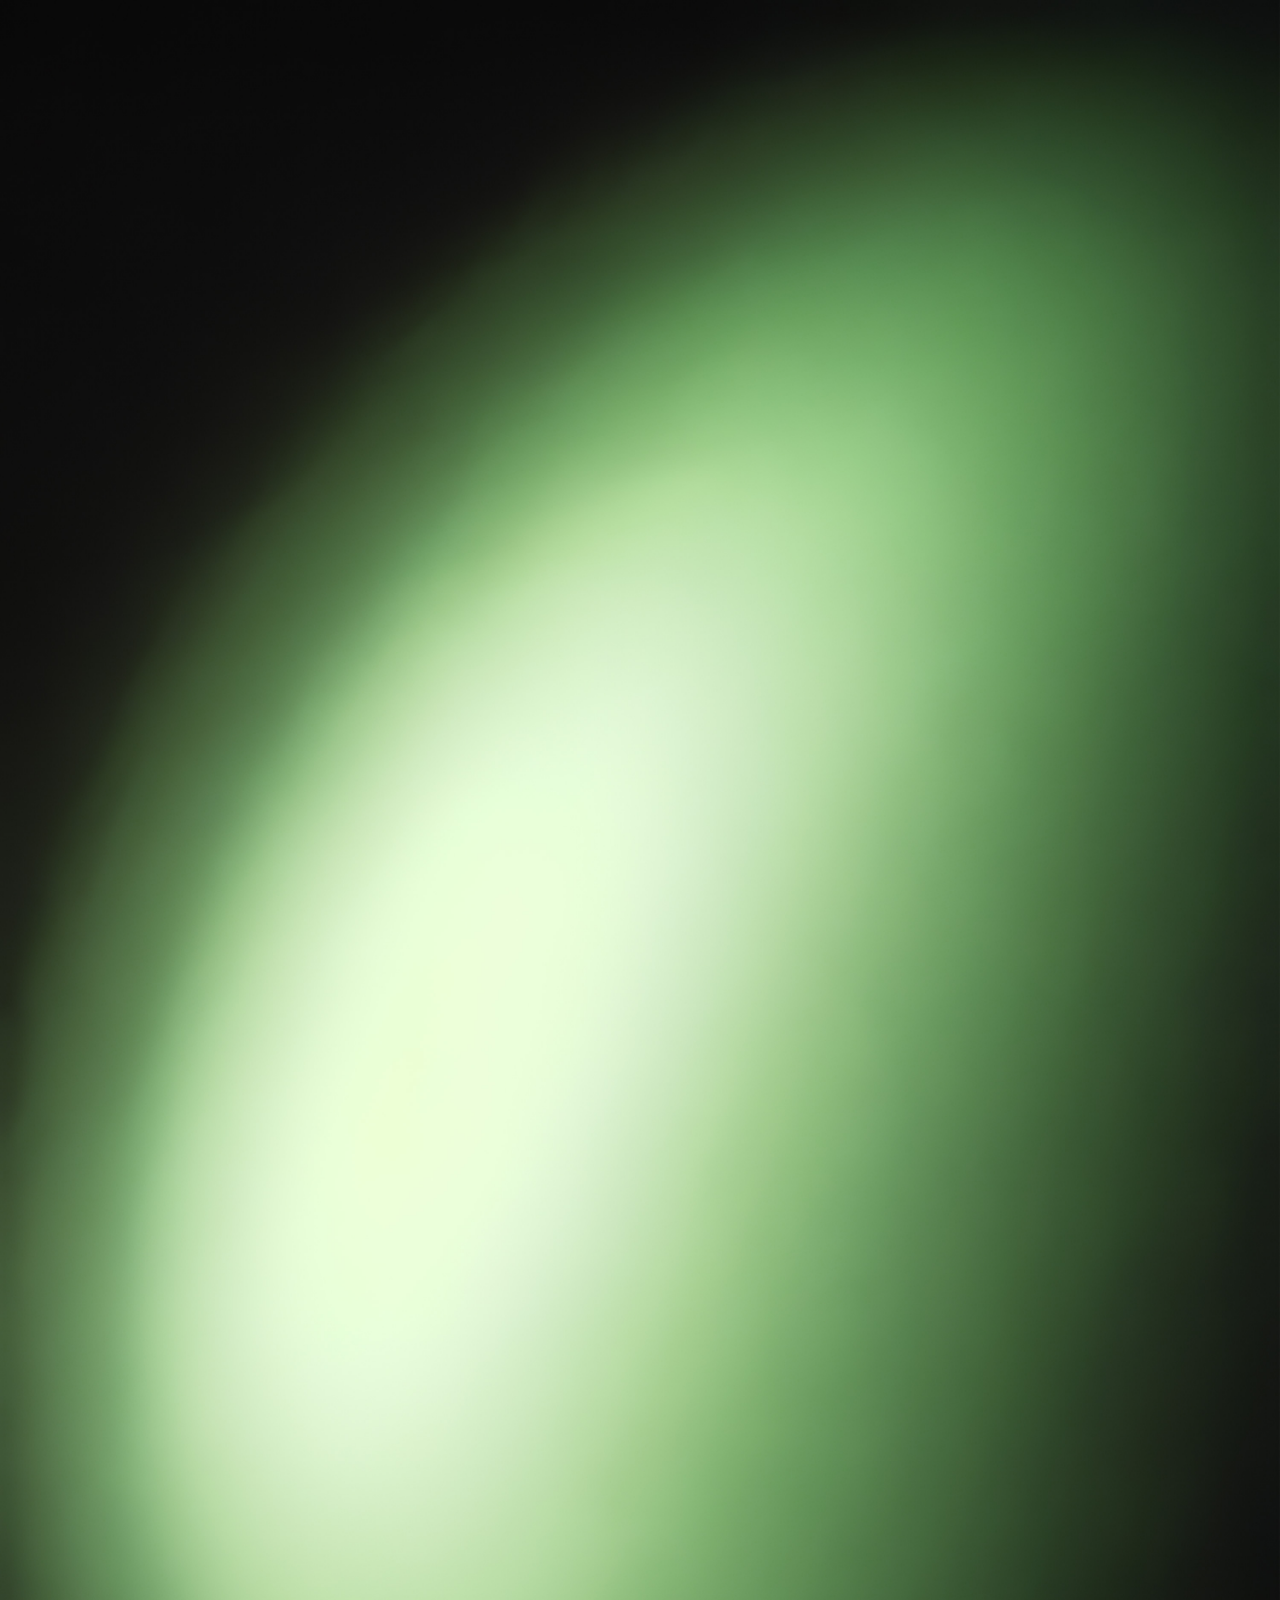
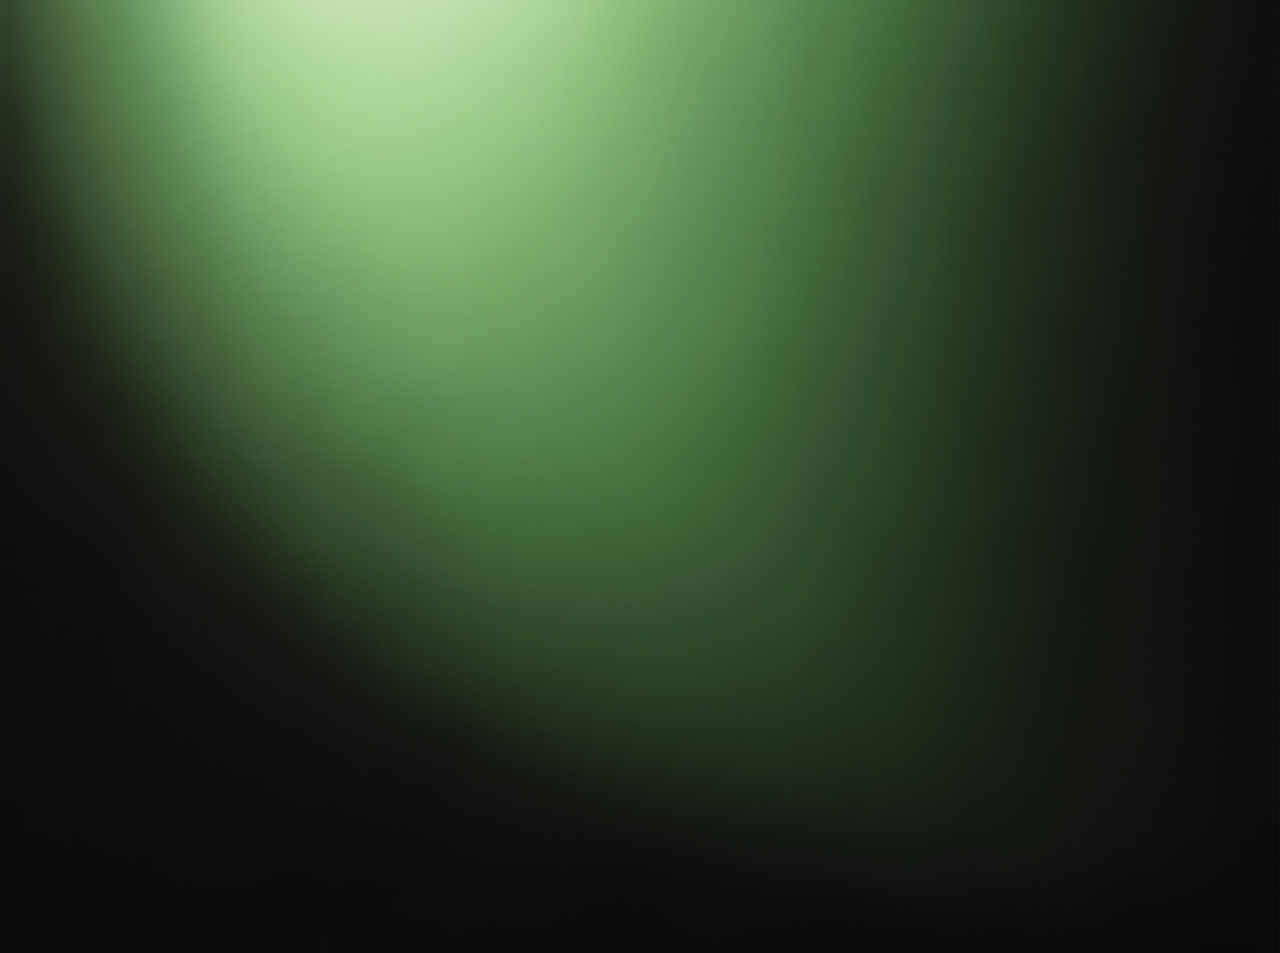
<file: album.html>
<!DOCTYPE html>
<html lang="en">
  <head>
    <meta charset="UTF-8" />
    <meta name="viewport" content="width=device-width, initial-scale=1.0" />
    <title>Fresh Mindful Escape</title>
    <!-- Favicon -->
    <link rel="icon" href="favicon_io/favicon.ico" />
    <link
      rel="stylesheet"
      href="https://use.fontawesome.com/releases/v5.8.1/css/all.css"
    />
    <link
      rel="stylesheet"
      href="https://cdnjs.cloudflare.com/ajax/libs/font-awesome/6.5.1/css/all.min.css"
    />

    <!-- Core theme CSS -->

    <link rel="stylesheet" href="style.css" />
  </head>

  <body>
    <!-- Parallax Pixel Background Animation -->
    <section class="animated-background">
      <div id="stars1"></div>
      <div id="stars2"></div>
      <div id="stars3"></div>
    </section>
    <!-- End of Parallax Pixel Background Animation -->
    <a class="back" href="index.html">
      <img class="goBack" src="imgs/arrowWhite.svg" alt="Go Back" />
    </a>

    <a id="headImgWho" href="#">
      <img src="imgs/cover.png" alt="Cover & Tracklist" />
    </a>

    <!-- <div class="overlay" id="popup">
      <div class="popup">
        <div class="popup-photo">
          <a href="imgs/pp.jpg" target="_blank">
            <img src="imgs/pp.jpg" alt="Profile Picture" />
          </a>
        </div>
        <div class="popup-quote">
          But... how long lasts your happiness, after you got what you wanted?
        </div>
ab        <a class="popup-close" onclick="history.back()">&times;</a>
      </div>
    </div> -->

    <div id="userName" class="userNameMovie">Mindful Escape</div>
    <a id="userNameline2" class="outNow" href="#" target="_blank"
      >Music Album produced by Cetaceous</a
    >
    <div id="userNameline3">
      Featuring: Elliot Platt, Ashesndreams, Jefke, Chewba, Yoda, Sgaja, ODARKA
    </div>

    <div class="musicPlattforms">
      <a
        href="https://open.spotify.com/intl-de/track/5c1AicjR22mXtClspBQ0Mb?si=d961856a46c14b2e"
        target="_blank"
      >
        <img class="spotify" src="imgs/spotify.svg" />
      </a>
      <a
        href="https://music.apple.com/ch/album/find-feat-elliot-platt-ashesndreams/1760790128?i=1760790129"
        target="_blank"
      >
        <img class="spotify" src="imgs/apple-music.svg" />
      </a>
      <a
        href="https://music.youtube.com/watch?v=fh37FCslgZ0&si=F56_aYj_JF_3AAPj"
        target="_blank"
      >
        <img class="spotify" src="imgs/Youtube-music.svg" />
      </a>
    </div>

    <div id="links">
      <div class="abstract">
        <div class="abstractTitle" id="abstractTitle">Abstract</div>
        <p id="text" class="abstractDescription">
          This self-produced album explores the themes of daily stress,
          pressure, and fear, contrasted with the mental spaces we escape to for
          relief. These imagined places provide a sense of freedom and balance
          in our minds. The album features 9 tracks, plus a bonus song, "Lagoon
          (featuring Galaxy Mix)." A total of 7 diverse artists combine their
          voices, blending singing, rapping, and spoken word to reflect on the
          delicate interplay between life's demands and mental liberation. This
          project is a creative journey into the search for balance in a
          fast-paced world.
        </p>
      </div>
      <div class="abstract">
        <div class="abstractTitle">Behind The Scenes Visuals</div>
        <div class="btsVisuals">
          <img class="btsImg" src="imgs/tim1.png" alt="Bild 1" />
          <img class="btsImg" src="imgs/elliot.png" alt="Bild 2" />
          <img class="btsImg" src="imgs/silvan.png" alt="Bild 3" />
          <img class="btsImg" src="imgs/tim2.png" alt="Bild 4" />
          <img class="btsImg" src="imgs/eshas.png" alt="Bild 5" />
          <img class="btsImg" src="imgs/meInBkk1.png" alt="Bild 6" />
          <img class="btsImg" src="imgs/tallin.png" alt="Bild 7" />
          <img class="btsImg" src="imgs/meInBkk2.png" alt="Bild 8" />
        </div>
      </div>
    </div>

    <div id="hashtag">© CETACEOUS 2025</div>
  </body>
  <script>
    document.addEventListener("DOMContentLoaded", function () {
      const audio = document.getElementById("audio");
      const radioButtons = document.querySelectorAll(".radio");

      radioButtons.forEach((button) => {
        button.addEventListener("click", function () {
          if (audio.paused) {
            audio.play();
          } else {
            audio.pause();
          }
        });
      });

      audio.addEventListener("timeupdate", function () {
        const progress = (audio.currentTime / audio.duration) * 100;
        progressBar.style.width = progress + "%";
      });
    });

    document.addEventListener("DOMContentLoaded", function () {
      const p = document.getElementById("text");
      const words = p.textContent.split(" "); // Teile den Text in Wörter auf

      const formattedText = words
        .map((word) => {
          if (word.length > 0) {
            return `<span class="bold">${
              word[0]
            }</span><span class="light">${word.slice(1)}</span>`;
          }
          return word;
        })
        .join(" ");

      p.innerHTML = formattedText; // Setze den neuen HTML-Code
    });
  </script>
</html>
</file>
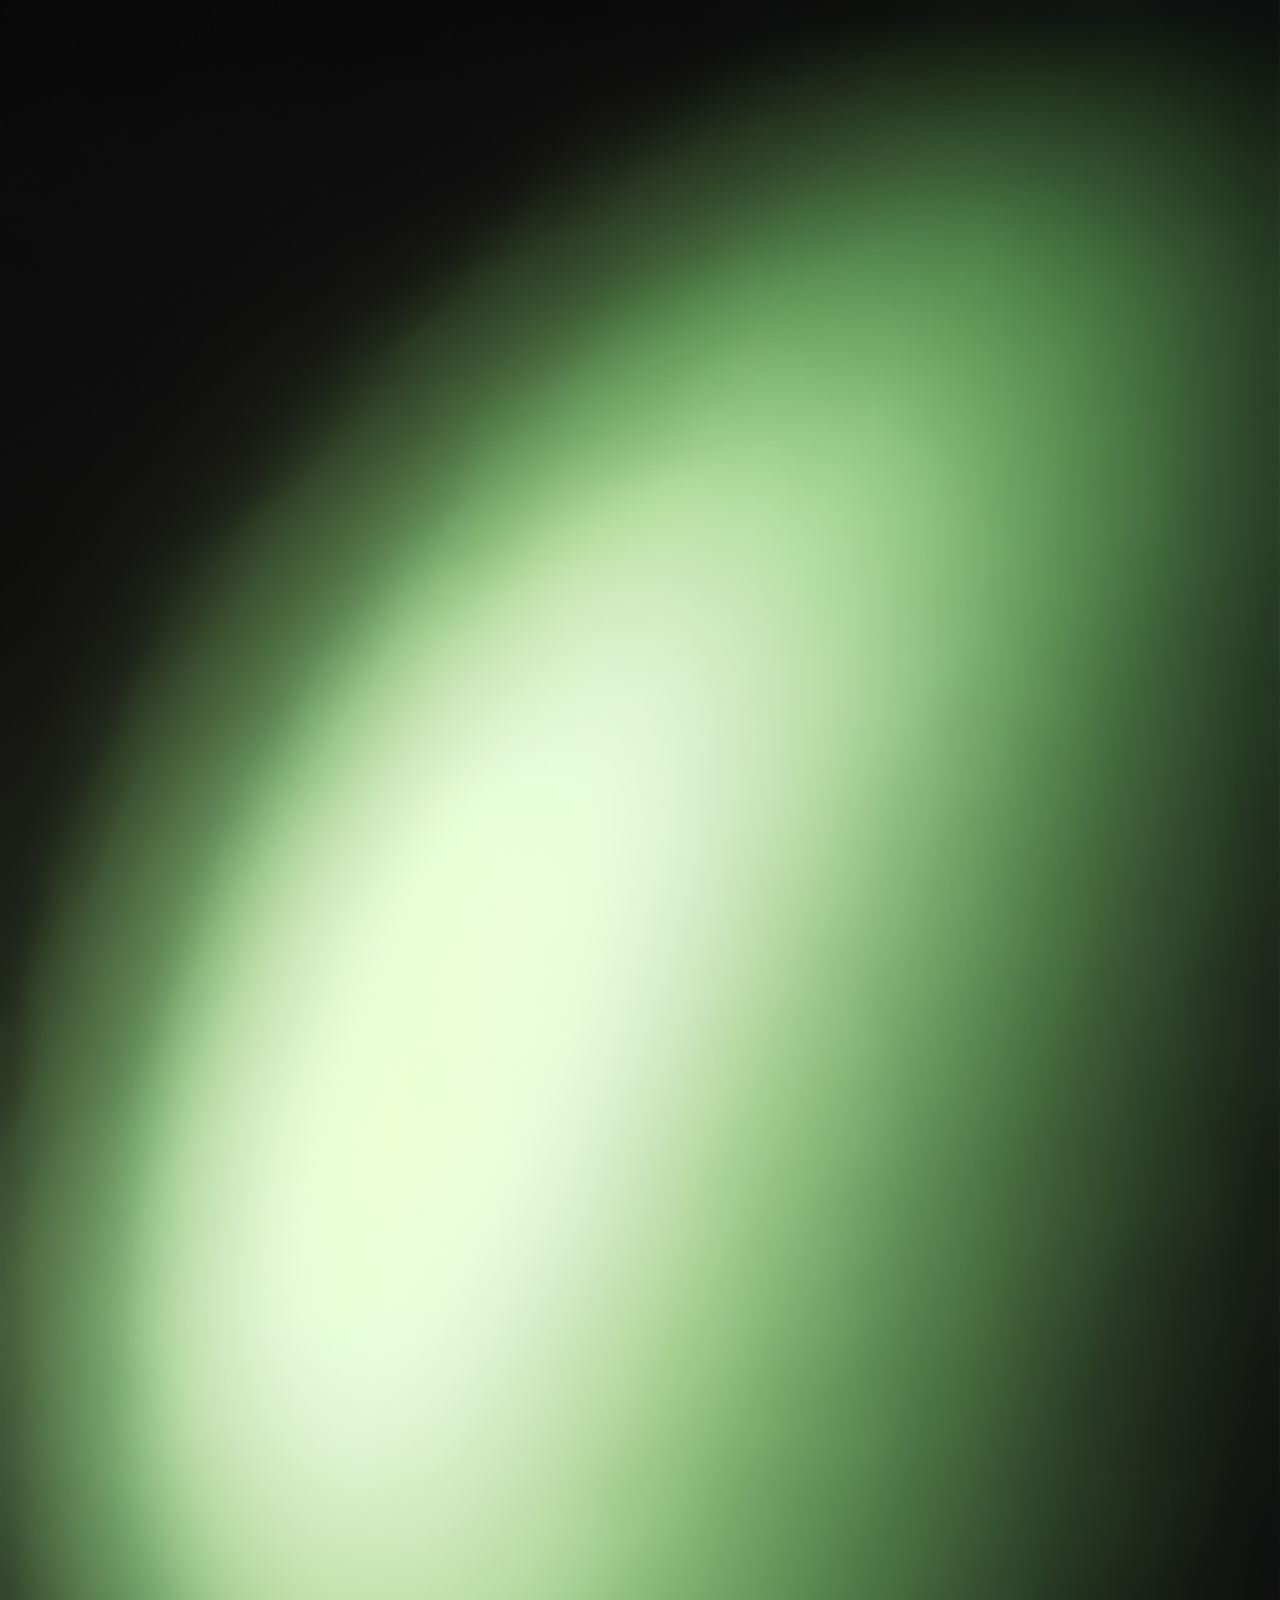
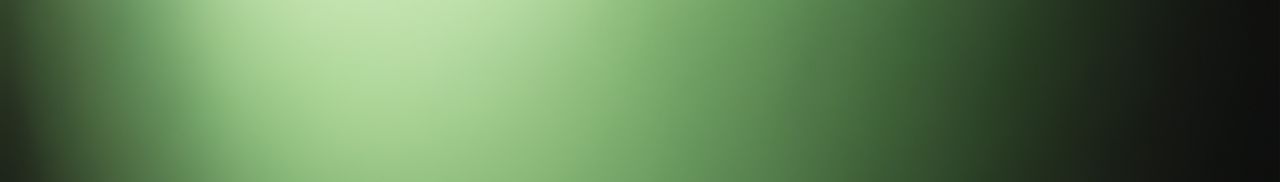
<file: archive.html>
<!DOCTYPE html>
<html lang="en">
  <head>
    <!-- Google tag (gtag.js) -->
    <script
      async
      src="https://www.googletagmanager.com/gtag/js?id=G-0P7D0XW19V"
    ></script>
    <script>
      window.dataLayer = window.dataLayer || [];
      function gtag() {
        dataLayer.push(arguments);
      }
      gtag("js", new Date());

      gtag("config", "G-0P7D0XW19V");
    </script>

    <!-- Google Tag Manager -->
    <script>
      (function (w, d, s, l, i) {
        w[l] = w[l] || [];
        w[l].push({ "gtm.start": new Date().getTime(), event: "gtm.js" });
        var f = d.getElementsByTagName(s)[0],
          j = d.createElement(s),
          dl = l != "dataLayer" ? "&l=" + l : "";
        j.async = true;
        j.src = "https://www.googletagmanager.com/gtm.js?id=" + i + dl;
        f.parentNode.insertBefore(j, f);
      })(window, document, "script", "dataLayer", "GTM-PNSK3DKT");
    </script>
    <!-- End Google Tag Manager -->
    <meta charset="UTF-8" />
    <meta name="viewport" content="width=device-width, initial-scale=1.0" />
    <title>Fresh Previous Projects</title>
    <!-- Favicon -->
    <link rel="icon" href="favicon_io/favicon.ico" />
    <link
      rel="stylesheet"
      href="https://use.fontawesome.com/releases/v5.8.1/css/all.css"
    />
    <link
      rel="stylesheet"
      href="https://cdnjs.cloudflare.com/ajax/libs/font-awesome/6.5.1/css/all.min.css"
    />

    <!-- Core theme CSS -->

    <link rel="stylesheet" href="style.css" />
  </head>

  <body>
    <!-- Google Tag Manager (noscript) -->
    <noscript
      ><iframe
        src="https://www.googletagmanager.com/ns.html?id=GTM-PNSK3DKT"
        height="0"
        width="0"
        style="display: none; visibility: hidden"
      ></iframe
    ></noscript>
    <!-- End Google Tag Manager (noscript) -->
    <!-- Parallax Pixel Background Animation -->
    <section class="animated-background">
      <div id="stars1"></div>
      <div id="stars2"></div>
      <div id="stars3"></div>
    </section>
    <!-- End of Parallax Pixel Background Animation -->
    <a class="back" href="index.html">
      <img src="imgs/arrowWhite.svg" alt="Go Back" />
    </a>

    <!-- <a id="headImg" href="#">
      <img src="imgs/cetaceousOhne.png" alt="This is me" />
    </a> -->

    <!-- <div class="overlay" id="popup">
      <div class="popup">
        <div class="popup-photo">
          <a href="imgs/pp.jpg" target="_blank">
            <img src="imgs/pp.jpg" alt="Profile Picture" />
          </a>
        </div>
        <div class="popup-quote">
          But... how long lasts your happiness, after you got what you wanted?
        </div>
ab        <a class="popup-close" onclick="history.back()">&times;</a>
      </div>
    </div> -->

    <div
      id="userName"
      class="userNameMovie"
      style="margin-top: 20px; color: #e9ffd9"
    >
      Cetaceous Archive
    </div>
    <a id="userNameline2" class="outNow" href="#" target="_blank"
      >Movie Out Now!</a
    >
    <div id="userNameline3" style="color: #e9ffd9">
      What I have done until this day
    </div>

    <!-- <div class="musicPlattforms">
      <a href="#" target="_blank">
        <img class="insta" src="imgs/instagram.svg" />
      </a>
      <a href="#" target="_blank">
        <img class="insta" src="imgs/youtube.svg" />
      </a>
    </div> -->

    <div id="links">
      <!-- <div class="abstract">
        <div class="abstractTitle">Biography</div>
        <p id="text" class="abstractDescription">
          Fresh Eli, also known as Cetaceous, explains: "I'm a digital artist
          and storyteller. I create albums the way an architect builds a
          house — carefully designing the style and vision while collaborating
          with artists who bring the story to life through singing, rapping, or
          spoken word. Beyond music, I'm also a filmmaker. I directed a visual
          documentary for my own album, blending sound and visuals to enhance
          the story. My goal is to push boundaries and stand out from the crowd
          of digital creators. I even built this website myself."
        </p>
      </div> -->
      <div class="abstract">
        <div class="abstractTitle">Projects</div>
        <div class="btsVisuals">
          <a href="https://www.youtube.com/watch?v=8rERktALKRQ" target="_blank"
            ><img class="btsImg archive" src="imgs/ai.png" alt="Bild 1"
          /></a>
          <a href="https://www.youtube.com/watch?v=uLZENkzWVJI" target="_blank"
            ><img class="btsImg archive" src="imgs/cinnayOmw.png" alt="Bild 2"
          /></a>
          <a href="https://www.youtube.com/watch?v=nRBIN_sGsaA" target="_blank"
            ><img
              class="btsImg archive"
              src="imgs/cinnayLorraine.png"
              alt="Bild 3"
          /></a>
          <a href="https://www.youtube.com/watch?v=0wZU70m9Z6g" target="_blank"
            ><img class="btsImg archive" src="imgs/lilly.png" alt="Bild 4"
          /></a>
          <a href="https://www.youtube.com/watch?v=XyzxVDhImtw" target="_blank"
            ><img class="btsImg archive" src="imgs/Meri.png" alt="Bild 1"
          /></a>
          <a href="http://hslu2022-ida-main.korsakow.tv/03/" target="_blank"
            ><img
              class="btsImg archive"
              src="imgs/wishYouWereHere.png"
              alt="Bild 2"
          /></a>
          <a href="https://eliasbaumann.me/" target="_blank"
            ><img class="btsImg archive" src="imgs/myFolio.png" alt="Bild 3"
          /></a>
          <a
            href="https://open.spotify.com/intl-de/track/2pf9AUQJe25Wzoz9fihwXu?si=969f089f0a12452d"
            target="_blank"
            ><img
              class="btsImg archive"
              src="imgs/cetaceousLand.png"
              alt="Bild 4"
          /></a>
        </div>
      </div>
    </div>

    <div id="hashtag">© CETACEOUS 2025</div>
  </body>
  <script>
    document.addEventListener("DOMContentLoaded", function () {
      const audio = document.getElementById("audio");
      const radioButtons = document.querySelectorAll(".radio");

      radioButtons.forEach((button) => {
        button.addEventListener("click", function () {
          if (audio.paused) {
            audio.play();
          } else {
            audio.pause();
          }
        });
      });

      audio.addEventListener("timeupdate", function () {
        const progress = (audio.currentTime / audio.duration) * 100;
        progressBar.style.width = progress + "%";
      });
    });

    document.addEventListener("DOMContentLoaded", function () {
      const p = document.getElementById("text");
      const words = p.textContent.split(" "); // Teile den Text in Wörter auf

      const formattedText = words
        .map((word) => {
          if (word.length > 0) {
            return `<span class="bold">${
              word[0]
            }</span><span class="light">${word.slice(1)}</span>`;
          }
          return word;
        })
        .join(" ");

      p.innerHTML = formattedText; // Setze den neuen HTML-Code
    });
  </script>
</html>
</file>
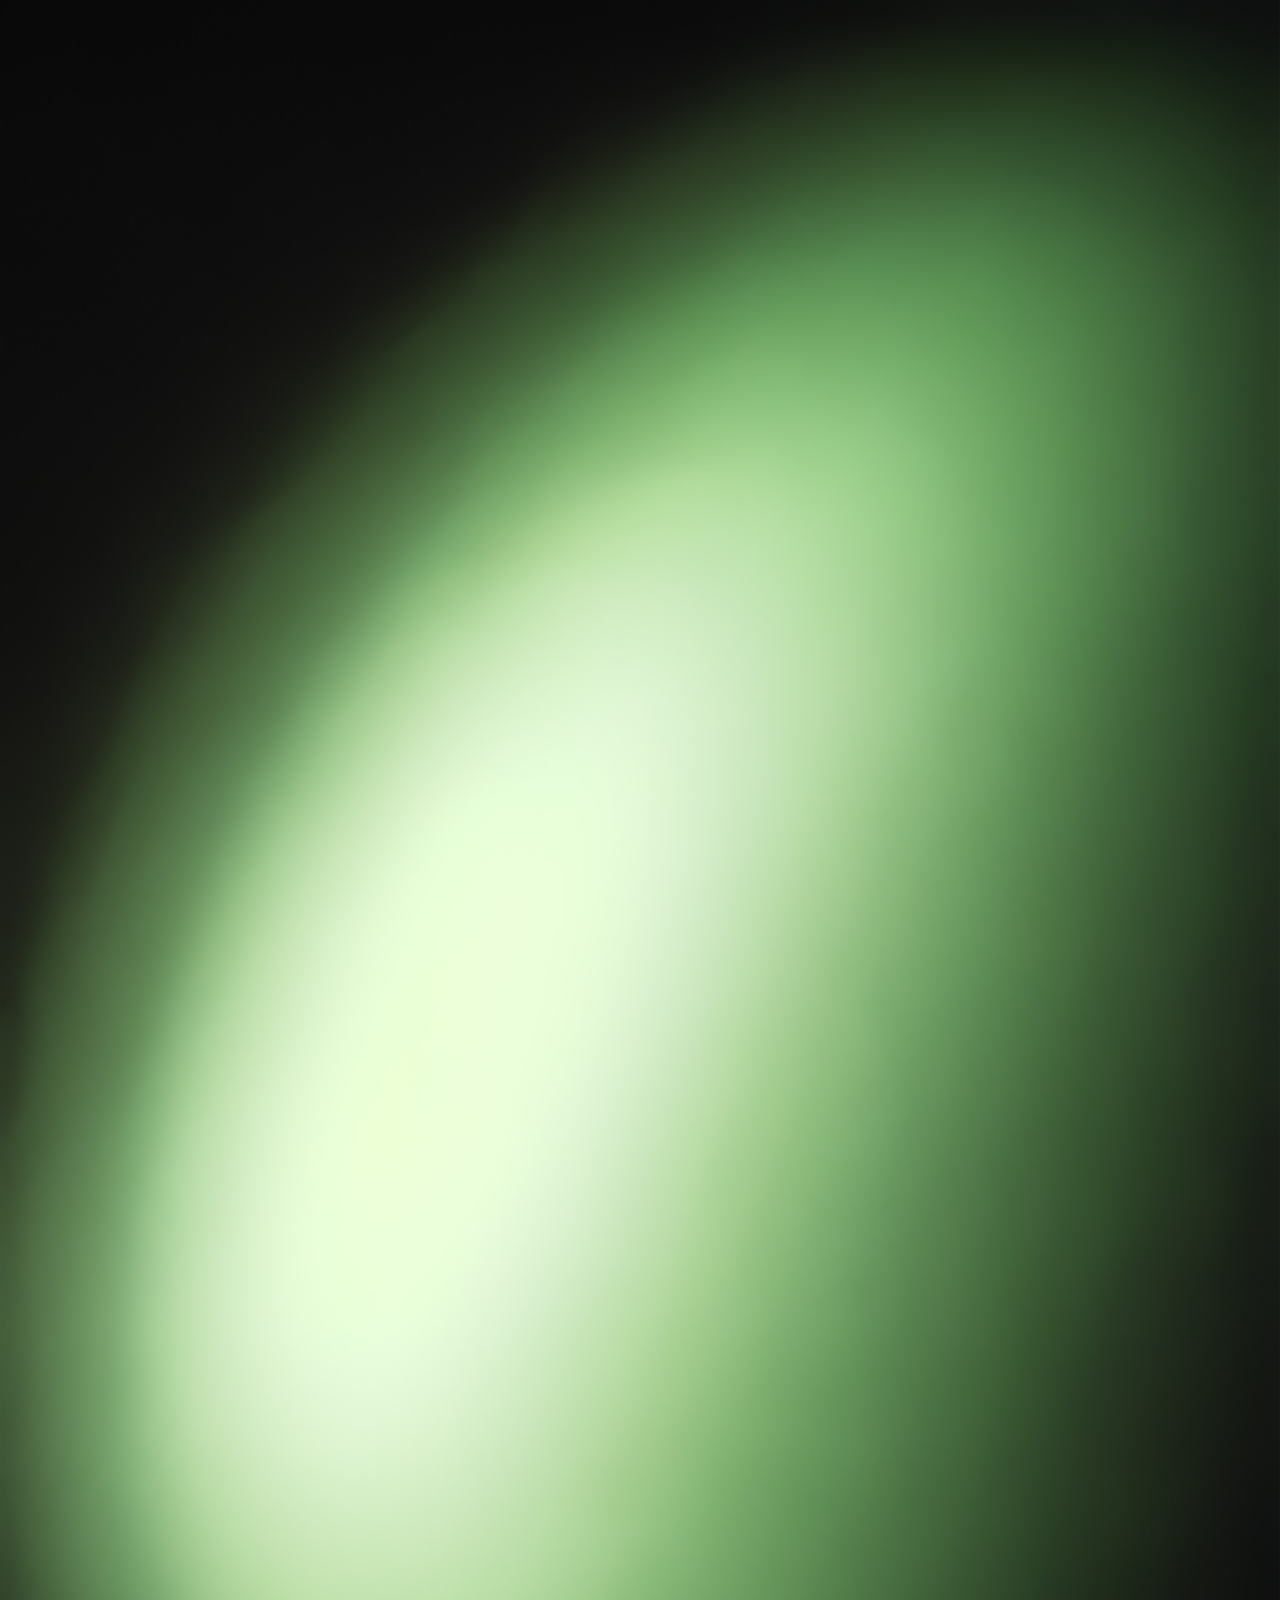
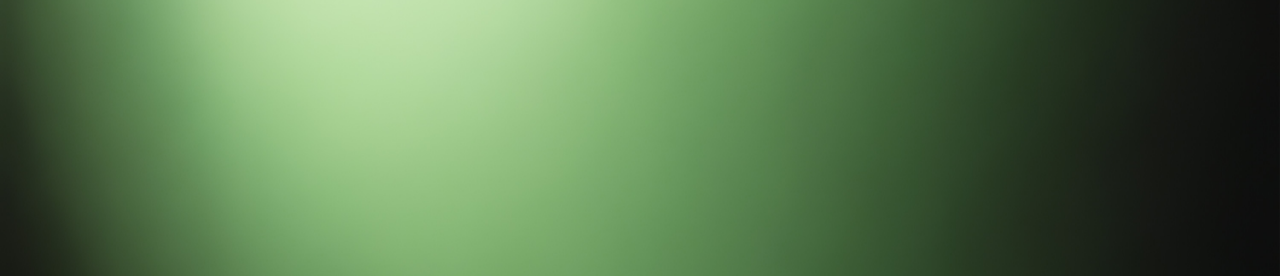
<file: movie.html>
<!DOCTYPE html>
<html lang="en">
  <head>
    <!-- Google tag (gtag.js) -->
    <script
      async
      src="https://www.googletagmanager.com/gtag/js?id=G-0P7D0XW19V"
    ></script>
    <script>
      window.dataLayer = window.dataLayer || [];
      function gtag() {
        dataLayer.push(arguments);
      }
      gtag("js", new Date());

      gtag("config", "G-0P7D0XW19V");
    </script>
    <!-- Google Tag Manager -->
    <script>
      (function (w, d, s, l, i) {
        w[l] = w[l] || [];
        w[l].push({ "gtm.start": new Date().getTime(), event: "gtm.js" });
        var f = d.getElementsByTagName(s)[0],
          j = d.createElement(s),
          dl = l != "dataLayer" ? "&l=" + l : "";
        j.async = true;
        j.src = "https://www.googletagmanager.com/gtm.js?id=" + i + dl;
        f.parentNode.insertBefore(j, f);
      })(window, document, "script", "dataLayer", "GTM-PNSK3DKT");
    </script>
    <!-- End Google Tag Manager -->
    <meta charset="UTF-8" />
    <meta name="viewport" content="width=device-width, initial-scale=1.0" />
    <title>Fresh Movie</title>
    <!-- Favicon -->
    <link rel="icon" href="favicon_io/favicon.ico" />
    <link
      rel="stylesheet"
      href="https://use.fontawesome.com/releases/v5.8.1/css/all.css"
    />
    <link
      rel="stylesheet"
      href="https://cdnjs.cloudflare.com/ajax/libs/font-awesome/6.5.1/css/all.min.css"
    />

    <!-- Core theme CSS -->

    <link rel="stylesheet" href="style.css" />
  </head>

  <body>
    <!-- Google Tag Manager (noscript) -->
    <noscript
      ><iframe
        src="https://www.googletagmanager.com/ns.html?id=GTM-PNSK3DKT"
        height="0"
        width="0"
        style="display: none; visibility: hidden"
      ></iframe
    ></noscript>
    <!-- End Google Tag Manager (noscript) -->
    <!-- Parallax Pixel Background Animation -->
    <section class="animated-background">
      <div id="stars1"></div>
      <div id="stars2"></div>
      <div id="stars3"></div>
    </section>
    <!-- End of Parallax Pixel Background Animation -->
    <a class="back" href="index.html">
      <img src="imgs/arrowWhite.svg" alt="Go Back" />
    </a>

    <div class="video-container">
      <iframe
        src="https://www.youtube.com/embed/XyzxVDhImtw?vq=hd1080&autoplay=1&modestbranding=1&rel=0&iv_load_policy=3&color=white"
        title="Mèri – Summer 2021 Collection"
        frameborder="0"
        allowfullscreen
      ></iframe>
    </div>
    <!-- <a id="headImg" href="#">
      <img src="imgs/movie.png" alt="Movie Poster" />
    </a> -->

    <!-- <div class="overlay" id="popup">
      <div class="popup">
        <div class="popup-photo">
          <a href="imgs/pp.jpg" target="_blank">
            <img src="imgs/pp.jpg" alt="Profile Picture" />
          </a>
        </div>
        <div class="popup-quote">
          But... how long lasts your happiness, after you got what you wanted?
        </div>
ab        <a class="popup-close" onclick="history.back()">&times;</a>
      </div>
    </div> -->

    <div id="userName" class="userNameMovie">
      Everybody is Looking for Something
    </div>
    <a id="userNameline2" class="outNow" href="#" target="_blank">Out Now!</a>
    <div id="userNameline3">directed by Elias Baumann alias Cetaceous</div>

    <div id="links">
      <div class="abstract">
        <div class="abstractTitle">Abstract</div>
        <p id="text" class="abstractDescription">
          Everybody Is Looking for Something directed by Fresh Eli is a visual
          journey through the sounds of his own music album. Filmed in Thailand,
          this experimental film explores the tension between everyday stress,
          pressure, and fast-paced urban life and the deep human need to
          mentally escape to a peaceful, dreamlike place. With no dialogue or
          main character, Fresh Eli tells a story only through powerful visuals.
          It invites the viewer to reflect on their own inner escape, their safe
          space. It’s not just a film... it's a feeling, a break from chaos, and
          a search for balance.
        </p>
      </div>
      <div class="abstract">
        <div class="abstractTitle">Behind The Scenes Visuals</div>
        <div class="btsVisuals">
          <img class="btsImg" src="imgs/bkk1.png" alt="Bild 1" />
          <img class="btsImg" src="imgs/bkk2.png" alt="Bild 2" />
          <img class="btsImg" src="imgs/bkk3.png" alt="Bild 3" />
          <img class="btsImg" src="imgs/bkk4.png" alt="Bild 4" />
          <img class="btsImg" src="imgs/bkk5.png" alt="Bild 5" />
        </div>
      </div>
    </div>

    <div id="hashtag">© CETACEOUS 2025</div>
  </body>
  <script>
    document.addEventListener("DOMContentLoaded", function () {
      const audio = document.getElementById("audio");
      const radioButtons = document.querySelectorAll(".radio");

      radioButtons.forEach((button) => {
        button.addEventListener("click", function () {
          if (audio.paused) {
            audio.play();
          } else {
            audio.pause();
          }
        });
      });

      audio.addEventListener("timeupdate", function () {
        const progress = (audio.currentTime / audio.duration) * 100;
        progressBar.style.width = progress + "%";
      });
    });

    document.addEventListener("DOMContentLoaded", function () {
      const p = document.getElementById("text");
      const words = p.textContent.split(" "); // Teile den Text in Wörter auf

      const formattedText = words
        .map((word) => {
          if (word.length > 0) {
            return `<span class="bold">${
              word[0]
            }</span><span class="light">${word.slice(1)}</span>`;
          }
          return word;
        })
        .join(" ");

      p.innerHTML = formattedText; // Setze den neuen HTML-Code
    });
  </script>
</html>
</file>
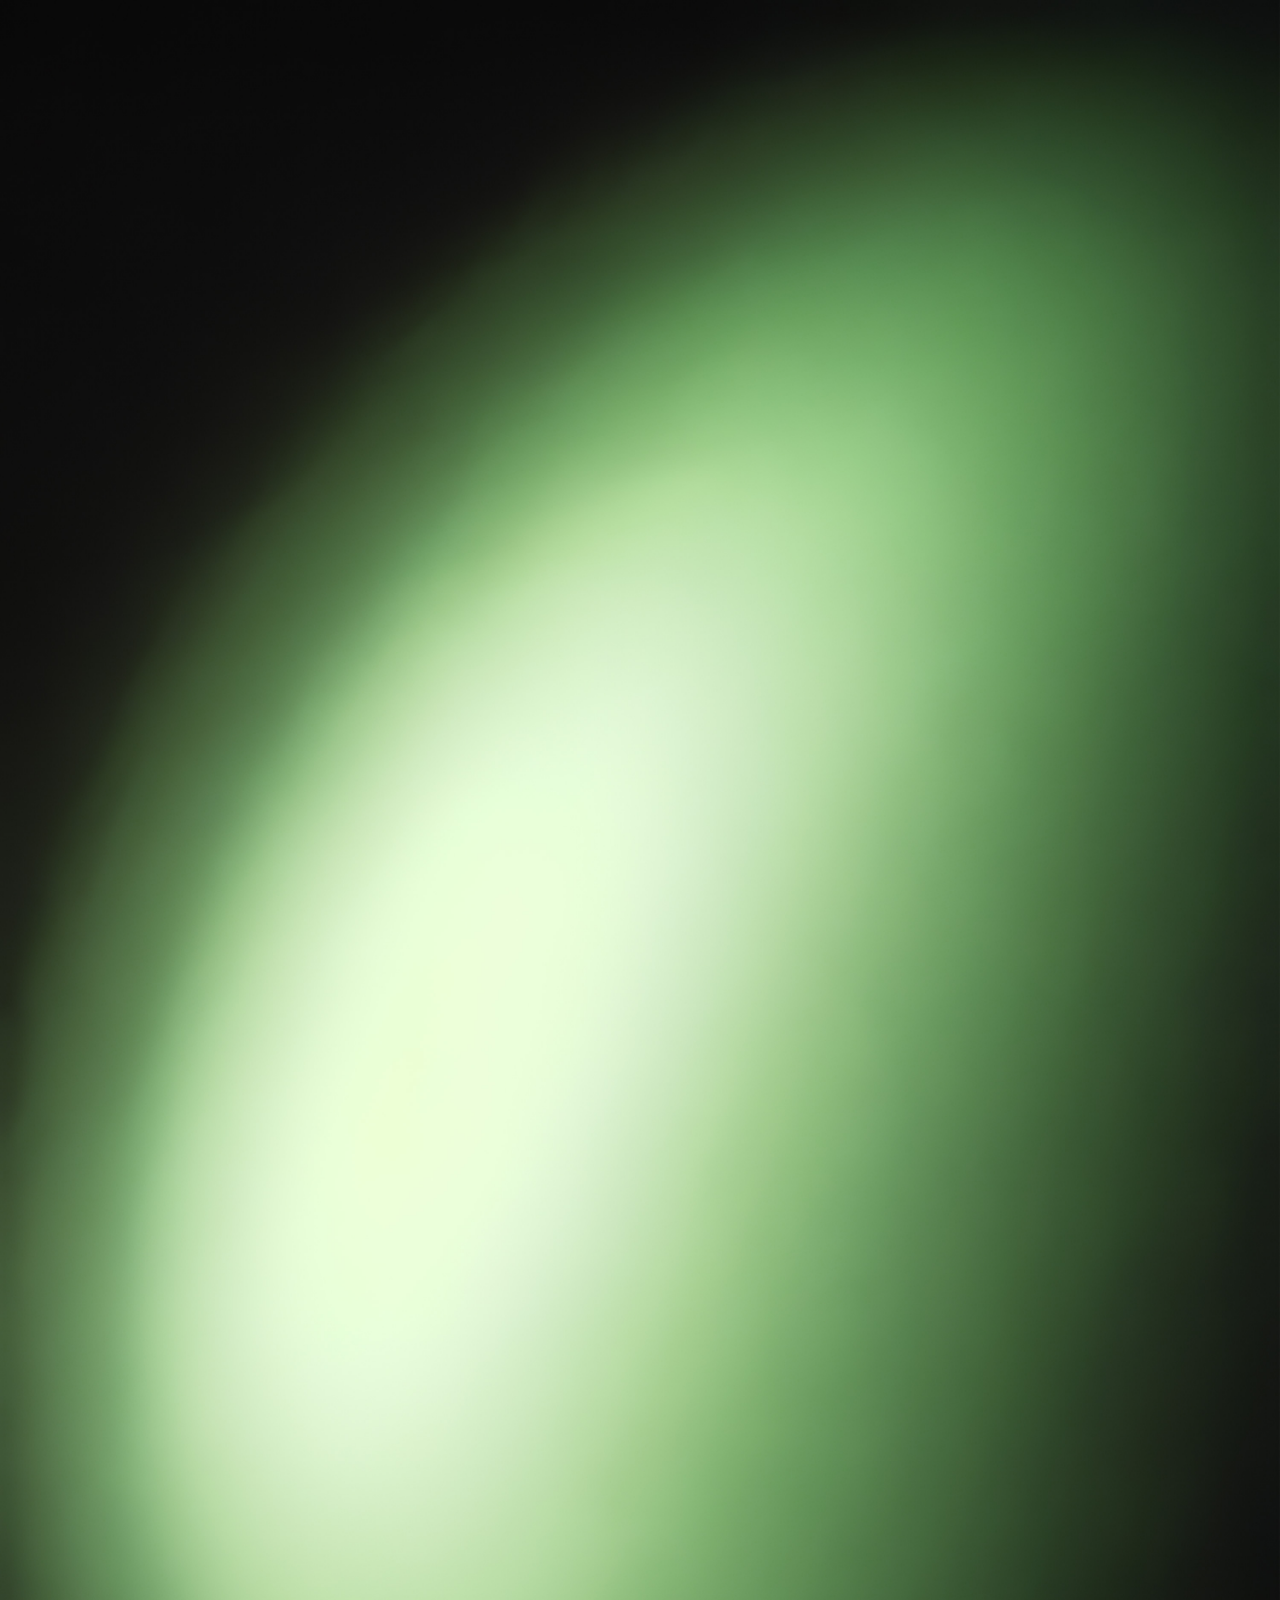
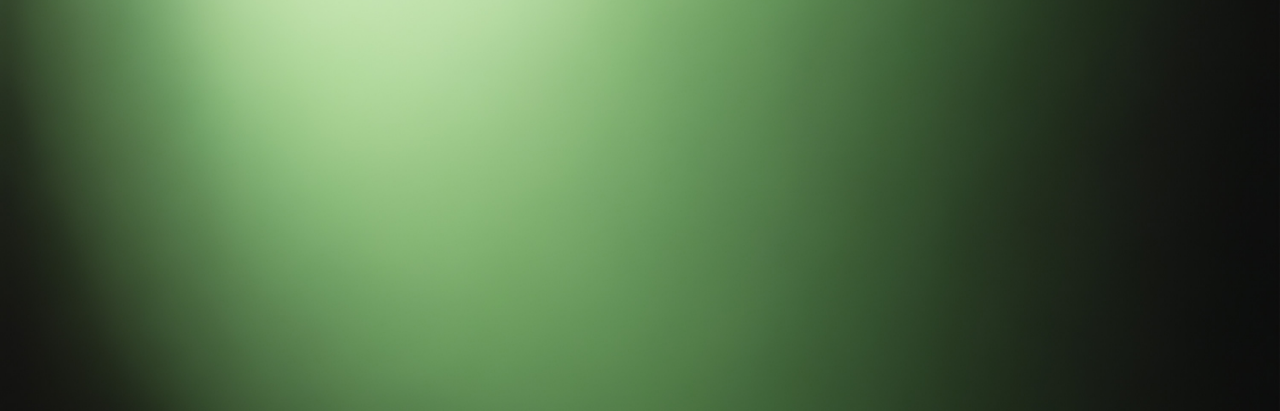
<file: who.html>
<!DOCTYPE html>
<html lang="en">
  <head>
    <!-- Google Tag Manager -->
    <script>
      (function (w, d, s, l, i) {
        w[l] = w[l] || [];
        w[l].push({ "gtm.start": new Date().getTime(), event: "gtm.js" });
        var f = d.getElementsByTagName(s)[0],
          j = d.createElement(s),
          dl = l != "dataLayer" ? "&l=" + l : "";
        j.async = true;
        j.src = "https://www.googletagmanager.com/gtm.js?id=" + i + dl;
        f.parentNode.insertBefore(j, f);
      })(window, document, "script", "dataLayer", "GTM-PNSK3DKT");
    </script>
    <!-- End Google Tag Manager -->
    <meta charset="UTF-8" />
    <meta name="viewport" content="width=device-width, initial-scale=1.0" />
    <title>Fresh Who?</title>
    <!-- Favicon -->
    <link rel="icon" href="favicon_io/favicon.ico" />
    <link
      rel="stylesheet"
      href="https://use.fontawesome.com/releases/v5.8.1/css/all.css"
    />
    <link
      rel="stylesheet"
      href="https://cdnjs.cloudflare.com/ajax/libs/font-awesome/6.5.1/css/all.min.css"
    />

    <!-- Core theme CSS -->

    <link rel="stylesheet" href="style.css" />
  </head>

  <body>
    <!-- Google Tag Manager (noscript) -->
    <noscript
      ><iframe
        src="https://www.googletagmanager.com/ns.html?id=GTM-PNSK3DKT"
        height="0"
        width="0"
        style="display: none; visibility: hidden"
      ></iframe
    ></noscript>
    <!-- End Google Tag Manager (noscript) -->
    <!-- Parallax Pixel Background Animation -->
    <section class="animated-background">
      <div id="stars1"></div>
      <div id="stars2"></div>
      <div id="stars3"></div>
    </section>
    <!-- End of Parallax Pixel Background Animation -->
    <a class="back" href="index.html">
      <img src="imgs/arrowWhite.svg" alt="Go Back" />
    </a>

    <a id="headImg" href="#">
      <img src="imgs/cetaceousOhne.png" alt="This is me" />
    </a>

    <!-- <div class="overlay" id="popup">
      <div class="popup">
        <div class="popup-photo">
          <a href="imgs/pp.jpg" target="_blank">
            <img src="imgs/pp.jpg" alt="Profile Picture" />
          </a>
        </div>
        <div class="popup-quote">
          But... how long lasts your happiness, after you got what you wanted?
        </div>
ab        <a class="popup-close" onclick="history.back()">&times;</a>
      </div>
    </div> -->

    <div id="userName" class="userNameMovie">Who is Fresh Eli / Cetaceous?</div>
    <a
      id="userNameline2"
      class="outNow"
      href="https://eliasbaumann.me/"
      target="_blank"
      >Can I even do shit?</a
    >
    <div id="userNameline3">
      Visual Storyteller, Music Architect, Filmmaker, Artist
    </div>

    <div class="musicPlattforms">
      <a href="https://www.instagram.com/fresh.eli/" target="_blank">
        <img class="insta" src="imgs/instagram.svg" />
      </a>
      <a href="https://www.youtube.com/@fresh-eli" target="_blank">
        <img class="insta" src="imgs/youtube.svg" />
      </a>
    </div>

    <div id="links">
      <div class="abstract">
        <div class="abstractTitle">Biography</div>
        <p id="text" class="abstractDescription">
          Fresh Eli, also known as Cetaceous, explains: "I'm a digital artist
          and storyteller. Aswell I produce music albums the way an architect
          builds a house — carefully designing the style and vision while
          collaborating with artists who bring the story to life through
          singing, rapping, or talking. Beyond music, I'm also a filmmaker. I
          directed a visual documentary for my own album, blending sound and
          visuals to enhance the story. My goal is to push boundaries and stand
          out from the crowd of digital creators. I even built this website
          myself."
        </p>
      </div>
      <div class="abstract">
        <div class="abstractTitle">Key Visuals Fresh Eli</div>
        <div class="btsVisuals">
          <img class="btsImg" src="imgs/cet1.png" alt="Bild 1" />
          <img class="btsImg" src="imgs/cet2.png" alt="Bild 2" />
          <img class="btsImg" src="imgs/cet3.png" alt="Bild 3" />
          <img class="btsImg" src="imgs/cet4.png" alt="Bild 4" />
        </div>
      </div>
    </div>

    <div id="hashtag">© CETACEOUS 2025</div>
  </body>
  <script>
    document.addEventListener("DOMContentLoaded", function () {
      const audio = document.getElementById("audio");
      const radioButtons = document.querySelectorAll(".radio");

      radioButtons.forEach((button) => {
        button.addEventListener("click", function () {
          if (audio.paused) {
            audio.play();
          } else {
            audio.pause();
          }
        });
      });

      audio.addEventListener("timeupdate", function () {
        const progress = (audio.currentTime / audio.duration) * 100;
        progressBar.style.width = progress + "%";
      });
    });

    document.addEventListener("DOMContentLoaded", function () {
      const p = document.getElementById("text");
      const words = p.textContent.split(" "); // Teile den Text in Wörter auf

      const formattedText = words
        .map((word) => {
          if (word.length > 0) {
            return `<span class="bold">${
              word[0]
            }</span><span class="light">${word.slice(1)}</span>`;
          }
          return word;
        })
        .join(" ");

      p.innerHTML = formattedText; // Setze den neuen HTML-Code
    });
  </script>
</html>
</file>
<file: style.css>
@import url("https://fonts.googleapis.com/css?family=Karla:400,700&display=swap");

@font-face {
  font-family: "Funnel-regular"; /* Eigener Name für die Font */
  src: url("font/FunnelDisplay/FunnelDisplay-Regular.ttf") format("truetype");
  font-weight: 300;
  font-style: normal;
}

@font-face {
  font-family: "Funnel-light"; /* Eigener Name für die Font */
  src: url("font/FunnelDisplay/FunnelDisplay-Light.ttf") format("truetype");
  font-weight: 100;
  font-style: normal;
}

@font-face {
  font-family: "Funnel-medium"; /* Eigener Name für die Font */
  src: url("font/FunnelDisplay/FunnelDisplay-Medium.ttf") format("truetype");
  font-weight: 500;
  font-style: normal;
}

@font-face {
  font-family: "Funnel-semibold"; /* Eigener Name für die Font */
  src: url("font/FunnelDisplay/FunnelDisplay-SemiBold.ttf") format("truetype");
  font-weight: 600;
  font-style: normal;
}

@font-face {
  font-family: "Funnel-bold"; /* Eigener Name für die Font */
  src: url("font/FunnelDisplay/FunnelDisplay-Bold.ttf") format("truetype");
  font-weight: 700;
  font-style: normal;
}

@font-face {
  font-family: "Funnel-extrabold"; /* Eigener Name für die Font */
  src: url("font/FunnelDisplay/FunnelDisplay-ExtraBold.ttf") format("truetype");
  font-weight: 800;
  font-style: normal;
}

:root {
  --bgColor: #223344;
  --bgColor2: #090a0f;
  --accentColorHead: #e9ffd9;
  --accentColorFeet: #8c66fc;
  --accentRed: #f51d5e;
  --accentColorDark: #301876;
  /* --accentColorHead: #74a468; */

  --accentColor: #000000;
  --delay: 0.3s;
  --font: "Funnel-regular", sans-serif;
  --font-light: "Funnel-light", sans-serif;
  --font-med: "Funnel-medium", sans-serif;
  --font-sbld: "Funnel-semibold", sans-serif;
  --font-bld: "Funnel-bold", sans-serif;
  --font-ebld: "Funnel-extrabold", sans-serif;
}

body {
  margin: 0;
  padding: 0;
  height: 100%;
  min-height: 100vh;
  font-family: var(--font);

  background-image: url(imgs/bg.jpg); /* Pfad zum Bild */
  background-size: cover; /* Skaliert das Bild, damit es die gesamte Breite füllt */
  background-position: top center; /* Positioniert das Bild mittig */
  background-repeat: no-repeat; /* Verhindert Wiederholungen */
  background-attachment: fixed; /* Behält das Bild beim Scrollen */

  /* background: radial-gradient(
    ellipse at bottom,
    var(--bgColor) 0%,
    var(--bgColor2) 100%
  ); */
  /* background-image: url('https://bit.ly/3nFVqJh'); */
  opacity: 0;
  animation: 1s ease-out var(--delay) 1 transitionAnimation; /* duration/timing-function/delay/iterations/name */
  animation-fill-mode: forwards;
  background-repeat: no-repeat;
  background-size: cover;
  position: relative;
}

.back {
  display: flex;
  justify-content: center; /* Horizontal */
  align-items: center; /* Vertikal */
  margin-top: 30px;
}

.back img {
  max-width: 30px;
  height: auto;
  filter: brightness(0) saturate(100%) invert(88%) sepia(23%) saturate(227%)
    hue-rotate(55deg) brightness(105%) contrast(105%);
}

#profilePicture,
#profilePicture img {
  position: relative;
  width: 140px;
  height: 140px;
  display: block;
  margin: 40px auto 20px;
  border-radius: 50%;
  -webkit-tap-highlight-color: transparent;
}

#headImg,
#headImg img {
  position: relative;
  max-width: 675px;
  width: 98%;
  height: auto;
  display: block;
  margin: 40px auto 20px;
  border-radius: 32px;
  -webkit-tap-highlight-color: transparent;
}

#headImgWho,
#headImgWho img {
  position: relative;
  max-width: 675px;
  width: 98%;
  height: auto;
  display: block;
  margin: 40px auto 20px;

  -webkit-tap-highlight-color: transparent;
}

#userName {
  color: var(--accentColorHead);
  font-size: 1.5rem;
  font-weight: bold;
  letter-spacing: 1.4px;
  line-height: 1.25;
  display: block;
  font-family: var(--font-bld);
  width: 100%;
  text-align: center;
  text-decoration: none;
}

.userNameMovie {
  color: var(--accentColor);
  /* color: #fc145b; */
  font-size: 1.5rem;
  font-weight: bold;
  letter-spacing: 1.4px;
  line-height: 1.25;
  display: block;
  font-family: var(--font-bld);
  width: 100%;
  text-align: center;
  text-decoration: none;
}

#userNameline2 {
  color: var(--accentColorHead);
  font-size: 1rem;
  font-weight: 300;
  line-height: 1.5;
  display: block;
  font-family: var(--font-light);
  width: 100%;
  text-align: center;
  text-decoration: none;

  /*  Animation  */
  overflow: hidden;
  background: linear-gradient(
    90deg,
    var(--accentColorFeet),
    var(--accentColorHead),
    var(--accentRed),
    var(--bgColor)
  );
  background-repeat: no-repeat;
  background-size: 80%;
  animation: animate 3s linear var(--delay) infinite;
  -webkit-background-clip: text;
  background-clip: text;
  -webkit-text-fill-color: rgba(255, 255, 255, 0);
}

#userNameline3 {
  color: var(--accentColorHead);
  font-family: var(--font-light);
  font-size: 1.3rem;
  font-weight: 100;
  line-height: 1.25;
  display: block;
  width: 100%;
  text-align: center;
  text-decoration: none;
  padding: 10px 0 0 0;
}

@media screen and (max-width: 1300px) {
  #userName,
  #userNameline2,
  #userNameline3 {
    color: var(--accentColor);
  }
}

@media screen and (max-width: 500px) {
  #userName,
  #userNameline2,
  #userNameline3 {
    font-size: 0.9rem;
  }
}

@media screen and (min-width: 1301px) {
  #userName,
  #userNameline2,
  #userNameline3 {
    font-size: 1.3rem;
  }
}

#links {
  max-width: 675px;
  width: auto;
  display: block;
  margin: 27px auto;
}

#link-title p {
  color: var(--accentColorFeet);
}

p {
  color: var(--accentRed);
  font-size: 1.1rem;
  margin: 0;
  padding: 5px 0 5px 0;
  font-family: var(--font-sbld);
}

i {
  font-size: 1.1rem;
  color: var(--accentColorFeet);
  margin-right: 5px;
}

#link-description {
  color: var(--accentColorDark);
  font-size: 0.8rem;
  font-weight: 100;
  line-height: 1.25;
  display: block;
  font-family: var(--font-light);
  width: 100%;
  text-align: center;
  text-decoration: none;
}

.link {
  position: relative;
  background-color: rgba(233, 255, 217, 0.7);
  color: var(--accentColor);
  /* border: solid var(--accentColor) 2px; */
  border-radius: 20px;
  font-size: 1rem;
  text-align: center;
  display: block;
  margin-left: 10px;
  margin-right: 10px;
  margin-bottom: 20px;
  padding: 10px; /* 17px */
  text-decoration: none;
  /* transition: all .25s cubic-bezier(.08, .59, .29, .99); */
  -webkit-tap-highlight-color: transparent;
}

.radio {
  position: relative;
  background-color: rgba(233, 255, 217, 0.7);
  color: var(--accentColor);
  /* border: solid var(--accentColor) 2px; */
  border-radius: 20px;
  font-family: var(--font-bld);
  font-size: 1rem;
  text-align: center;
  display: block;
  margin-left: 10px;
  margin-right: 10px;
  margin-bottom: 20px;
  padding: 10px; /* 17px */
  text-decoration: none;
  /* transition: all .25s cubic-bezier(.08, .59, .29, .99); */
  -webkit-tap-highlight-color: transparent;
}

.social {
  display: flex;
  justify-content: space-between;
}

.social-link {
  width: 45%;
  background-color: rgba(233, 255, 217, 0.7);
  color: var(--accentColor);
  /* border: solid var(--accentColor) 2px; */
  border-radius: 20px;
  font-size: 1rem;
  font-family: var(--font-light);
  text-align: center;
  display: block;
  margin-left: 10px;
  margin-right: 10px;
  padding: 10px; /* 17px */
  text-decoration: none;
  /* transition: all .25s cubic-bezier(.08, .59, .29, .99); */
  -webkit-tap-highlight-color: transparent;
}

@media (hover: hover) {
  .link:hover {
    background-color: #eefbe5;
    color: var(--accentColor);
  }
  .social-link:hover {
    background-color: #eefbe5;
    color: var(--accentColor);
  }
  .radio:hover {
    background-color: #eefbe5;
    color: var(--accentColor);
    cursor: pointer;
  }
  .p:hover {
    color: var(--accentColorHead);
  }
  .back:hover {
    filter: brightness(0) saturate(100%) invert(16%) sepia(81%) saturate(3993%)
      hue-rotate(332deg) brightness(112%) contrast(92%);
  }
}

/* @media (hover: hover) { 
  #link-title:hover {
    color: var(--accentColorHead);
  }
} */

.link:active {
  background-color: var(--accentColor);
  color: var(--bgColor);
}

#hashtag {
  position: relative;
  padding-bottom: 20px;
  color: var(--accentColor);
  font-size: 1rem;
  display: block;
  font-family: var(--font-sbld);
  width: 100%;
  text-align: center;

  /*  animation   */
  overflow: hidden;
  background: linear-gradient(
    90deg,
    var(--accentColorHead),
    var(--accentColorFeet),
    var(--accentColorHead),
    var(--accentRed),
    var(--bgColor)
  );
  background-repeat: no-repeat;
  background-size: 80%;
  animation: animate 4s linear var(--delay) infinite;
  -webkit-background-clip: text;
  background-clip: text;
  -webkit-text-fill-color: rgba(255, 255, 255, 0);
}

/*-------------------------animations-----------------------*/
@keyframes transitionAnimation {
  0% {
    opacity: 0;
    transform: translateY(-10px);
  }
  100% {
    opacity: 1;
    transform: translateY(0);
  }
}

@keyframes animate {
  0% {
    background-position: -500%;
  }
  100% {
    background-position: 500%;
  }
}

@keyframes animStar {
  from {
    transform: translateY(0px);
  }
  to {
    transform: translateY(-2000px);
  }
}

/*-------------------------popup------------------------*/
/* credits: https://www.youtube.com/watch?v=lAS2glU0xlc */
.overlay {
  display: flex;
  align-items: center;
  justify-content: center;
  position: fixed;
  top: 0;
  bottom: 0;
  left: 0;
  right: 0;
  background-color: rgba(0, 0, 0, 0.7);
  z-index: 2;
  visibility: hidden;
  opacity: 0;
  overflow: hidden;
  transition: 0.5s ease-in-out;
}

.popup {
  position: relative;
  border-radius: 20px;
  top: -43%;
  /* right: -100vh; */
  display: flex;
  flex-direction: column;
  align-items: center;
  max-width: 400px;
  /* max-height: 500px; */
  width: auto;
  height: auto;
  margin: 56px;
  background-color: var(--accentColorHead);
  /* transform: rotate(32deg); */
  transform: scale(0);
  transition: 0.5s ease-in-out;
}

.popup-quote {
  font-family: var(--font-light);
  position: flex;
  color: var(--accentColor);
  padding: 20px;
  text-align: center;
  font-size: 1rem;
}

.popup-photo {
  display: flex;
  width: 100%;
  height: 100%;
}

.popup-photo img {
  width: 100%;
  height: 100%;
  border-radius: 20px;
}

.overlay:target {
  visibility: visible;
  opacity: 1;
}

.overlay:target .popup {
  transform: scale(1);
  top: 0;
  /* right: 0; */
  /* transform: rotate(0); */
}

.popup-close {
  position: absolute;
  right: -1rem;
  top: -1rem;
  width: 3rem;
  height: 3rem;
  font-size: 1.7rem;
  font-weight: 400;
  border-radius: 100%;
  background-color: var(--accentColorDark);
  z-index: 4;
  color: var(--accentColorHead);
  line-height: 2.7rem;
  text-align: center;
  cursor: pointer;
  text-decoration: none;
  -webkit-tap-highlight-color: transparent;
}

@media (hover: hover) {
  .popup-close:hover {
    background-color: var(--accentColorHead);
    color: var(--accentColor);
  }
}

.popup-close:active {
  background-color: var(--accentColor);
  color: var(--bgColor);
}

/*-----------------------parallax-----------------------*/
/* credits: https://www.youtube.com/watch?v=aywzn9cf-_U */
#stars1 {
  width: 1px;
  height: 1px;
  background: transparent;
  animation: animStar 120s linear infinite;

  box-shadow: 779px 1331px #fff, 324px 42px #fff, 303px 586px #fff,
    1312px 276px #fff, 451px 625px #fff, 521px 1931px #fff, 1087px 1871px #fff,
    36px 1546px #fff, 132px 934px #fff, 1698px 901px #fff, 1418px 664px #fff,
    1448px 1157px #fff, 1084px 232px #fff, 347px 1776px #fff, 1722px 243px #fff,
    1629px 835px #fff, 479px 969px #fff, 1231px 960px #fff, 586px 384px #fff,
    164px 527px #fff, 8px 646px #fff, 1150px 1126px #fff, 665px 1357px #fff,
    1556px 1982px #fff, 1260px 1961px #fff, 1675px 1741px #fff,
    1843px 1514px #fff, 718px 1628px #fff, 242px 1343px #fff, 1497px 1880px #fff,
    1364px 230px #fff, 1739px 1302px #fff, 636px 959px #fff, 304px 686px #fff,
    614px 751px #fff, 1935px 816px #fff, 1428px 60px #fff, 355px 335px #fff,
    1594px 158px #fff, 90px 60px #fff, 1553px 162px #fff, 1239px 1825px #fff,
    1945px 587px #fff, 749px 1785px #fff, 1987px 1172px #fff, 1301px 1237px #fff,
    1039px 342px #fff, 1585px 1481px #fff, 995px 1048px #fff, 524px 932px #fff,
    214px 413px #fff, 1701px 1300px #fff, 1037px 1613px #fff, 1871px 996px #fff,
    1360px 1635px #fff, 1110px 1313px #fff, 412px 1783px #fff, 1949px 177px #fff,
    903px 1854px #fff, 700px 1936px #fff, 378px 125px #fff, 308px 834px #fff,
    1118px 962px #fff, 1350px 1929px #fff, 781px 1811px #fff, 561px 137px #fff,
    757px 1148px #fff, 1670px 1979px #fff, 343px 739px #fff, 945px 795px #fff,
    576px 1903px #fff, 1078px 1436px #fff, 1583px 450px #fff, 1366px 474px #fff,
    297px 1873px #fff, 192px 162px #fff, 1624px 1633px #fff, 59px 453px #fff,
    82px 1872px #fff, 1933px 498px #fff, 1966px 1974px #fff, 1975px 1688px #fff,
    779px 314px #fff, 1858px 1543px #fff, 73px 1507px #fff, 1693px 975px #fff,
    1683px 108px #fff, 1768px 1654px #fff, 654px 14px #fff, 494px 171px #fff,
    1689px 1895px #fff, 1660px 263px #fff, 1031px 903px #fff, 1203px 1393px #fff,
    1333px 1421px #fff, 1113px 41px #fff, 1206px 1645px #fff, 1325px 1635px #fff,
    142px 388px #fff, 572px 215px #fff, 1535px 296px #fff, 1419px 407px #fff,
    1379px 1003px #fff, 329px 469px #fff, 1791px 1652px #fff, 935px 1802px #fff,
    1330px 1820px #fff, 421px 1933px #fff, 828px 365px #fff, 275px 316px #fff,
    707px 960px #fff, 1605px 1554px #fff, 625px 58px #fff, 717px 1697px #fff,
    1669px 246px #fff, 1925px 322px #fff, 1154px 1803px #fff, 1929px 295px #fff,
    1248px 240px #fff, 1045px 1755px #fff, 166px 942px #fff, 1888px 1773px #fff,
    678px 1963px #fff, 1370px 569px #fff, 1974px 1400px #fff, 1786px 460px #fff,
    51px 307px #fff, 784px 1400px #fff, 730px 1258px #fff, 1712px 393px #fff,
    416px 170px #fff, 1797px 1932px #fff, 572px 219px #fff, 1557px 1856px #fff,
    218px 8px #fff, 348px 1334px #fff, 469px 413px #fff, 385px 1738px #fff,
    1357px 1818px #fff, 240px 942px #fff, 248px 1847px #fff, 1535px 806px #fff,
    236px 1514px #fff, 1429px 1556px #fff, 73px 1633px #fff, 1398px 1121px #fff,
    671px 1301px #fff, 1404px 1663px #fff, 740px 1018px #fff, 1600px 377px #fff,
    785px 514px #fff, 112px 1084px #fff, 1915px 1887px #fff, 1463px 1848px #fff,
    687px 1115px #fff, 1268px 1768px #fff, 1729px 1425px #fff,
    1284px 1022px #fff, 801px 974px #fff, 1975px 1317px #fff, 1354px 834px #fff,
    1446px 1484px #fff, 1283px 1786px #fff, 11px 523px #fff, 1842px 236px #fff,
    1355px 654px #fff, 429px 7px #fff, 1033px 1128px #fff, 157px 297px #fff,
    545px 635px #fff, 52px 1080px #fff, 827px 1520px #fff, 1121px 490px #fff,
    9px 309px #fff, 1744px 1586px #fff, 1014px 417px #fff, 1534px 524px #fff,
    958px 552px #fff, 1403px 1496px #fff, 387px 703px #fff, 1522px 548px #fff,
    1355px 282px #fff, 1532px 601px #fff, 1838px 790px #fff, 290px 259px #fff,
    295px 598px #fff, 1601px 539px #fff, 1561px 1272px #fff, 34px 1922px #fff,
    1024px 543px #fff, 467px 369px #fff, 722px 333px #fff, 1976px 1255px #fff,
    766px 983px #fff, 1582px 1285px #fff, 12px 512px #fff, 617px 1410px #fff,
    682px 577px #fff, 1334px 1438px #fff, 439px 327px #fff, 1617px 1661px #fff,
    673px 129px #fff, 794px 941px #fff, 1386px 1902px #fff, 37px 1353px #fff,
    1467px 1353px #fff, 416px 18px #fff, 187px 344px #fff, 200px 1898px #fff,
    1491px 1619px #fff, 811px 347px #fff, 924px 1827px #fff, 945px 217px #fff,
    1735px 1228px #fff, 379px 1890px #fff, 79px 761px #fff, 825px 1837px #fff,
    1980px 1558px #fff, 1308px 1573px #fff, 1488px 1726px #fff,
    382px 1208px #fff, 522px 595px #fff, 1277px 1898px #fff, 354px 552px #fff,
    161px 1784px #fff, 614px 251px #fff, 526px 1576px #fff, 17px 212px #fff,
    179px 996px #fff, 467px 1208px #fff, 1944px 1838px #fff, 1140px 1093px #fff,
    858px 1007px #fff, 200px 1064px #fff, 423px 1964px #fff, 1945px 439px #fff,
    1377px 689px #fff, 1120px 1437px #fff, 1876px 668px #fff, 907px 1324px #fff,
    343px 1976px #fff, 1816px 1501px #fff, 1849px 177px #fff, 647px 91px #fff,
    1984px 1012px #fff, 1336px 1300px #fff, 128px 648px #fff, 305px 1060px #fff,
    1324px 826px #fff, 1263px 1314px #fff, 1801px 629px #fff, 1614px 1555px #fff,
    1634px 90px #fff, 1603px 452px #fff, 891px 1984px #fff, 1556px 1906px #fff,
    121px 68px #fff, 1676px 1714px #fff, 516px 936px #fff, 1947px 1492px #fff,
    1455px 1519px #fff, 45px 602px #fff, 205px 1039px #fff, 793px 172px #fff,
    1562px 1739px #fff, 1056px 110px #fff, 1512px 379px #fff, 1795px 1621px #fff,
    1848px 607px #fff, 262px 1719px #fff, 477px 991px #fff, 483px 883px #fff,
    1239px 1197px #fff, 1496px 647px #fff, 1649px 25px #fff, 1491px 1946px #fff,
    119px 996px #fff, 179px 1472px #fff, 1341px 808px #fff, 1565px 1700px #fff,
    407px 1544px #fff, 1754px 357px #fff, 1288px 981px #fff, 902px 1997px #fff,
    1755px 1668px #fff, 186px 877px #fff, 1202px 1882px #fff, 461px 1213px #fff,
    1400px 748px #fff, 1969px 1899px #fff, 809px 522px #fff, 514px 1219px #fff,
    374px 275px #fff, 938px 1973px #fff, 357px 552px #fff, 144px 1722px #fff,
    1572px 912px #fff, 402px 1858px #fff, 1544px 1195px #fff, 667px 1257px #fff,
    727px 1496px #fff, 993px 232px #fff, 1772px 313px #fff, 1040px 1590px #fff,
    1204px 1973px #fff, 1268px 79px #fff, 1555px 1048px #fff, 986px 1707px #fff,
    978px 1710px #fff, 713px 360px #fff, 407px 863px #fff, 461px 736px #fff,
    284px 1608px #fff, 103px 430px #fff, 1283px 1319px #fff, 977px 1186px #fff,
    1966px 1516px #fff, 1287px 1129px #fff, 70px 1098px #fff, 1189px 889px #fff,
    1126px 1734px #fff, 309px 1292px #fff, 879px 764px #fff, 65px 473px #fff,
    1003px 1959px #fff, 658px 791px #fff, 402px 1576px #fff, 35px 622px #fff,
    529px 1589px #fff, 164px 666px #fff, 1876px 1290px #fff, 1541px 526px #fff,
    270px 1297px #fff, 440px 865px #fff, 1500px 802px #fff, 182px 1754px #fff,
    1264px 892px #fff, 272px 1249px #fff, 1289px 1535px #fff, 190px 1646px #fff,
    955px 242px #fff, 1456px 1597px #fff, 1727px 1983px #fff, 635px 801px #fff,
    226px 455px #fff, 1396px 1710px #fff, 849px 1863px #fff, 237px 1264px #fff,
    839px 140px #fff, 1122px 735px #fff, 1280px 15px #fff, 1318px 242px #fff,
    1819px 1148px #fff, 333px 1392px #fff, 1949px 553px #fff, 1878px 1332px #fff,
    467px 548px #fff, 1812px 1082px #fff, 1067px 193px #fff, 243px 156px #fff,
    483px 1616px #fff, 1714px 933px #fff, 759px 1800px #fff, 1822px 995px #fff,
    1877px 572px #fff, 581px 1084px #fff, 107px 732px #fff, 642px 1837px #fff,
    166px 1493px #fff, 1555px 198px #fff, 819px 307px #fff, 947px 345px #fff,
    827px 224px #fff, 927px 1394px #fff, 540px 467px #fff, 1093px 405px #fff,
    1140px 927px #fff, 130px 529px #fff, 33px 1980px #fff, 1147px 1663px #fff,
    1616px 1436px #fff, 528px 710px #fff, 798px 1100px #fff, 505px 1480px #fff,
    899px 641px #fff, 1909px 1949px #fff, 1311px 964px #fff, 979px 1301px #fff,
    1393px 969px #fff, 1793px 1886px #fff, 292px 357px #fff, 1196px 1718px #fff,
    1290px 1994px #fff, 537px 1973px #fff, 1181px 1674px #fff,
    1740px 1566px #fff, 1307px 265px #fff, 922px 522px #fff, 1892px 472px #fff,
    384px 1746px #fff, 392px 1098px #fff, 647px 548px #fff, 390px 1498px #fff,
    1246px 138px #fff, 730px 876px #fff, 192px 1472px #fff, 1790px 1789px #fff,
    928px 311px #fff, 1253px 1647px #fff, 747px 1921px #fff, 1561px 1025px #fff,
    1533px 1292px #fff, 1985px 195px #fff, 728px 729px #fff, 1712px 1936px #fff,
    512px 1717px #fff, 1528px 483px #fff, 313px 1642px #fff, 281px 1849px #fff,
    1212px 799px #fff, 435px 1191px #fff, 1422px 611px #fff, 1718px 1964px #fff,
    411px 944px #fff, 210px 636px #fff, 1502px 1295px #fff, 1434px 349px #fff,
    769px 60px #fff, 747px 1053px #fff, 789px 504px #fff, 1436px 1264px #fff,
    1893px 1225px #fff, 1394px 1788px #fff, 1108px 1317px #fff,
    1673px 1395px #fff, 854px 1010px #fff, 1705px 80px #fff, 1858px 148px #fff,
    1729px 344px #fff, 1388px 664px #fff, 895px 406px #fff, 1479px 157px #fff,
    1441px 1157px #fff, 552px 1900px #fff, 516px 364px #fff, 1647px 189px #fff,
    1427px 1071px #fff, 785px 729px #fff, 1080px 1710px #fff, 504px 204px #fff,
    1177px 1622px #fff, 657px 34px #fff, 1296px 1099px #fff, 248px 180px #fff,
    1212px 1568px #fff, 667px 1562px #fff, 695px 841px #fff, 1608px 1247px #fff,
    751px 882px #fff, 87px 167px #fff, 607px 1368px #fff, 1363px 1203px #fff,
    1836px 317px #fff, 1668px 1703px #fff, 830px 1154px #fff, 1721px 1398px #fff,
    1601px 1280px #fff, 976px 874px #fff, 1743px 254px #fff, 1020px 1815px #fff,
    1670px 1766px #fff, 1890px 735px #fff, 1379px 136px #fff, 1864px 695px #fff,
    206px 965px #fff, 1404px 1932px #fff, 1923px 1360px #fff, 247px 682px #fff,
    519px 1708px #fff, 645px 750px #fff, 1164px 1204px #fff, 834px 323px #fff,
    172px 1350px #fff, 213px 972px #fff, 1837px 190px #fff, 285px 1806px #fff,
    1047px 1299px #fff, 1548px 825px #fff, 1730px 324px #fff, 1346px 1909px #fff,
    772px 270px #fff, 345px 1190px #fff, 478px 1433px #fff, 1479px 25px #fff,
    1994px 1830px #fff, 1744px 732px #fff, 20px 1635px #fff, 690px 1795px #fff,
    1594px 569px #fff, 579px 245px #fff, 1398px 733px #fff, 408px 1352px #fff,
    1774px 120px #fff, 1152px 1370px #fff, 1698px 1810px #fff, 710px 1450px #fff,
    665px 286px #fff, 493px 1720px #fff, 786px 5px #fff, 637px 1140px #fff,
    764px 324px #fff, 927px 310px #fff, 938px 1424px #fff, 1884px 744px #fff,
    913px 462px #fff, 1831px 1936px #fff, 1527px 249px #fff, 36px 1381px #fff,
    1597px 581px #fff, 1530px 355px #fff, 949px 459px #fff, 799px 828px #fff,
    242px 1471px #fff, 654px 797px #fff, 796px 594px #fff, 1365px 678px #fff,
    752px 23px #fff, 1630px 541px #fff, 982px 72px #fff, 1733px 1831px #fff,
    21px 412px #fff, 775px 998px #fff, 335px 1945px #fff, 264px 583px #fff,
    158px 1311px #fff, 528px 164px #fff, 1978px 574px #fff, 717px 1203px #fff,
    734px 1591px #fff, 1555px 820px #fff, 16px 1943px #fff, 1625px 1177px #fff,
    1236px 690px #fff, 1585px 1590px #fff, 1737px 1728px #fff, 721px 698px #fff,
    1804px 1186px #fff, 166px 980px #fff, 1850px 230px #fff, 330px 1712px #fff,
    95px 797px #fff, 1948px 1078px #fff, 469px 939px #fff, 1269px 1899px #fff,
    955px 1220px #fff, 1137px 1075px #fff, 312px 1293px #fff, 986px 1762px #fff,
    1103px 1238px #fff, 428px 1993px #fff, 355px 570px #fff, 977px 1836px #fff,
    1395px 1092px #fff, 276px 913px #fff, 1743px 656px #fff, 773px 502px #fff,
    1686px 1322px #fff, 1516px 1945px #fff, 1334px 501px #fff, 266px 156px #fff,
    455px 655px #fff, 798px 72px #fff, 1059px 1259px #fff, 1402px 1687px #fff,
    236px 1329px #fff, 1455px 786px #fff, 146px 1228px #fff, 1851px 823px #fff,
    1062px 100px #fff, 1220px 953px #fff, 20px 1826px #fff, 36px 1063px #fff,
    1525px 338px #fff, 790px 1521px #fff, 741px 1099px #fff, 288px 1489px #fff,
    700px 1060px #fff, 390px 1071px #fff, 411px 1036px #fff, 1853px 1072px #fff,
    1446px 1085px #fff, 1164px 874px #fff, 924px 925px #fff, 291px 271px #fff,
    1257px 1964px #fff, 1580px 1352px #fff, 1507px 1216px #fff, 211px 956px #fff,
    985px 1195px #fff, 975px 1640px #fff, 518px 101px #fff, 663px 1395px #fff,
    914px 532px #fff, 145px 1320px #fff, 69px 1397px #fff, 982px 523px #fff,
    257px 725px #fff, 1599px 831px #fff, 1636px 1513px #fff, 1250px 1158px #fff,
    1132px 604px #fff, 183px 102px #fff, 1057px 318px #fff, 1247px 1835px #fff,
    1983px 1110px #fff, 1077px 1455px #fff, 921px 1770px #fff, 806px 1350px #fff,
    1938px 1992px #fff, 855px 1260px #fff, 902px 1345px #fff, 658px 1908px #fff,
    1845px 679px #fff, 712px 1482px #fff, 595px 950px #fff, 1784px 1992px #fff,
    1847px 1785px #fff, 691px 1004px #fff, 175px 1179px #fff, 1666px 1911px #fff,
    41px 61px #fff, 971px 1080px #fff, 1830px 1450px #fff, 1351px 1518px #fff,
    1257px 99px #fff, 1395px 1498px #fff, 1117px 252px #fff, 1779px 597px #fff,
    1346px 729px #fff, 1108px 1144px #fff, 402px 691px #fff, 72px 496px #fff,
    1673px 1604px #fff, 1497px 974px #fff, 1865px 1664px #fff, 88px 806px #fff,
    918px 77px #fff, 244px 1118px #fff, 256px 1820px #fff, 1851px 1840px #fff,
    605px 1851px #fff, 634px 383px #fff, 865px 37px #fff, 943px 1024px #fff,
    1951px 177px #fff, 1097px 523px #fff, 985px 1700px #fff, 1243px 122px #fff,
    768px 1070px #fff, 468px 194px #fff, 320px 1867px #fff, 1850px 185px #fff,
    380px 1616px #fff, 468px 1294px #fff, 1122px 1743px #fff, 884px 299px #fff,
    1300px 1917px #fff, 1860px 396px #fff, 1270px 990px #fff, 529px 733px #fff,
    1975px 1347px #fff, 1885px 685px #fff, 226px 506px #fff, 651px 878px #fff,
    1323px 680px #fff, 1284px 680px #fff, 238px 1967px #fff, 911px 174px #fff,
    1111px 521px #fff, 1150px 85px #fff, 794px 502px #fff, 484px 1856px #fff,
    1809px 368px #fff, 112px 953px #fff, 590px 1009px #fff, 1655px 311px #fff,
    100px 1026px #fff, 1803px 352px #fff, 865px 306px #fff, 1077px 1019px #fff,
    1335px 872px #fff, 1647px 1298px #fff, 1233px 1387px #fff, 698px 1036px #fff,
    659px 1860px #fff, 388px 1412px #fff, 1212px 458px #fff, 755px 1468px #fff,
    696px 1654px #fff, 1144px 60px #fff;
}

#stars1:after {
  content: "";
  position: absolute;
  top: auto;
  width: 1px;
  height: 1px;
  background: transparent;

  box-shadow: 779px 1331px #fff, 324px 42px #fff, 303px 586px #fff,
    1312px 276px #fff, 451px 625px #fff, 521px 1931px #fff, 1087px 1871px #fff,
    36px 1546px #fff, 132px 934px #fff, 1698px 901px #fff, 1418px 664px #fff,
    1448px 1157px #fff, 1084px 232px #fff, 347px 1776px #fff, 1722px 243px #fff,
    1629px 835px #fff, 479px 969px #fff, 1231px 960px #fff, 586px 384px #fff,
    164px 527px #fff, 8px 646px #fff, 1150px 1126px #fff, 665px 1357px #fff,
    1556px 1982px #fff, 1260px 1961px #fff, 1675px 1741px #fff,
    1843px 1514px #fff, 718px 1628px #fff, 242px 1343px #fff, 1497px 1880px #fff,
    1364px 230px #fff, 1739px 1302px #fff, 636px 959px #fff, 304px 686px #fff,
    614px 751px #fff, 1935px 816px #fff, 1428px 60px #fff, 355px 335px #fff,
    1594px 158px #fff, 90px 60px #fff, 1553px 162px #fff, 1239px 1825px #fff,
    1945px 587px #fff, 749px 1785px #fff, 1987px 1172px #fff, 1301px 1237px #fff,
    1039px 342px #fff, 1585px 1481px #fff, 995px 1048px #fff, 524px 932px #fff,
    214px 413px #fff, 1701px 1300px #fff, 1037px 1613px #fff, 1871px 996px #fff,
    1360px 1635px #fff, 1110px 1313px #fff, 412px 1783px #fff, 1949px 177px #fff,
    903px 1854px #fff, 700px 1936px #fff, 378px 125px #fff, 308px 834px #fff,
    1118px 962px #fff, 1350px 1929px #fff, 781px 1811px #fff, 561px 137px #fff,
    757px 1148px #fff, 1670px 1979px #fff, 343px 739px #fff, 945px 795px #fff,
    576px 1903px #fff, 1078px 1436px #fff, 1583px 450px #fff, 1366px 474px #fff,
    297px 1873px #fff, 192px 162px #fff, 1624px 1633px #fff, 59px 453px #fff,
    82px 1872px #fff, 1933px 498px #fff, 1966px 1974px #fff, 1975px 1688px #fff,
    779px 314px #fff, 1858px 1543px #fff, 73px 1507px #fff, 1693px 975px #fff,
    1683px 108px #fff, 1768px 1654px #fff, 654px 14px #fff, 494px 171px #fff,
    1689px 1895px #fff, 1660px 263px #fff, 1031px 903px #fff, 1203px 1393px #fff,
    1333px 1421px #fff, 1113px 41px #fff, 1206px 1645px #fff, 1325px 1635px #fff,
    142px 388px #fff, 572px 215px #fff, 1535px 296px #fff, 1419px 407px #fff,
    1379px 1003px #fff, 329px 469px #fff, 1791px 1652px #fff, 935px 1802px #fff,
    1330px 1820px #fff, 421px 1933px #fff, 828px 365px #fff, 275px 316px #fff,
    707px 960px #fff, 1605px 1554px #fff, 625px 58px #fff, 717px 1697px #fff,
    1669px 246px #fff, 1925px 322px #fff, 1154px 1803px #fff, 1929px 295px #fff,
    1248px 240px #fff, 1045px 1755px #fff, 166px 942px #fff, 1888px 1773px #fff,
    678px 1963px #fff, 1370px 569px #fff, 1974px 1400px #fff, 1786px 460px #fff,
    51px 307px #fff, 784px 1400px #fff, 730px 1258px #fff, 1712px 393px #fff,
    416px 170px #fff, 1797px 1932px #fff, 572px 219px #fff, 1557px 1856px #fff,
    218px 8px #fff, 348px 1334px #fff, 469px 413px #fff, 385px 1738px #fff,
    1357px 1818px #fff, 240px 942px #fff, 248px 1847px #fff, 1535px 806px #fff,
    236px 1514px #fff, 1429px 1556px #fff, 73px 1633px #fff, 1398px 1121px #fff,
    671px 1301px #fff, 1404px 1663px #fff, 740px 1018px #fff, 1600px 377px #fff,
    785px 514px #fff, 112px 1084px #fff, 1915px 1887px #fff, 1463px 1848px #fff,
    687px 1115px #fff, 1268px 1768px #fff, 1729px 1425px #fff,
    1284px 1022px #fff, 801px 974px #fff, 1975px 1317px #fff, 1354px 834px #fff,
    1446px 1484px #fff, 1283px 1786px #fff, 11px 523px #fff, 1842px 236px #fff,
    1355px 654px #fff, 429px 7px #fff, 1033px 1128px #fff, 157px 297px #fff,
    545px 635px #fff, 52px 1080px #fff, 827px 1520px #fff, 1121px 490px #fff,
    9px 309px #fff, 1744px 1586px #fff, 1014px 417px #fff, 1534px 524px #fff,
    958px 552px #fff, 1403px 1496px #fff, 387px 703px #fff, 1522px 548px #fff,
    1355px 282px #fff, 1532px 601px #fff, 1838px 790px #fff, 290px 259px #fff,
    295px 598px #fff, 1601px 539px #fff, 1561px 1272px #fff, 34px 1922px #fff,
    1024px 543px #fff, 467px 369px #fff, 722px 333px #fff, 1976px 1255px #fff,
    766px 983px #fff, 1582px 1285px #fff, 12px 512px #fff, 617px 1410px #fff,
    682px 577px #fff, 1334px 1438px #fff, 439px 327px #fff, 1617px 1661px #fff,
    673px 129px #fff, 794px 941px #fff, 1386px 1902px #fff, 37px 1353px #fff,
    1467px 1353px #fff, 416px 18px #fff, 187px 344px #fff, 200px 1898px #fff,
    1491px 1619px #fff, 811px 347px #fff, 924px 1827px #fff, 945px 217px #fff,
    1735px 1228px #fff, 379px 1890px #fff, 79px 761px #fff, 825px 1837px #fff,
    1980px 1558px #fff, 1308px 1573px #fff, 1488px 1726px #fff,
    382px 1208px #fff, 522px 595px #fff, 1277px 1898px #fff, 354px 552px #fff,
    161px 1784px #fff, 614px 251px #fff, 526px 1576px #fff, 17px 212px #fff,
    179px 996px #fff, 467px 1208px #fff, 1944px 1838px #fff, 1140px 1093px #fff,
    858px 1007px #fff, 200px 1064px #fff, 423px 1964px #fff, 1945px 439px #fff,
    1377px 689px #fff, 1120px 1437px #fff, 1876px 668px #fff, 907px 1324px #fff,
    343px 1976px #fff, 1816px 1501px #fff, 1849px 177px #fff, 647px 91px #fff,
    1984px 1012px #fff, 1336px 1300px #fff, 128px 648px #fff, 305px 1060px #fff,
    1324px 826px #fff, 1263px 1314px #fff, 1801px 629px #fff, 1614px 1555px #fff,
    1634px 90px #fff, 1603px 452px #fff, 891px 1984px #fff, 1556px 1906px #fff,
    121px 68px #fff, 1676px 1714px #fff, 516px 936px #fff, 1947px 1492px #fff,
    1455px 1519px #fff, 45px 602px #fff, 205px 1039px #fff, 793px 172px #fff,
    1562px 1739px #fff, 1056px 110px #fff, 1512px 379px #fff, 1795px 1621px #fff,
    1848px 607px #fff, 262px 1719px #fff, 477px 991px #fff, 483px 883px #fff,
    1239px 1197px #fff, 1496px 647px #fff, 1649px 25px #fff, 1491px 1946px #fff,
    119px 996px #fff, 179px 1472px #fff, 1341px 808px #fff, 1565px 1700px #fff,
    407px 1544px #fff, 1754px 357px #fff, 1288px 981px #fff, 902px 1997px #fff,
    1755px 1668px #fff, 186px 877px #fff, 1202px 1882px #fff, 461px 1213px #fff,
    1400px 748px #fff, 1969px 1899px #fff, 809px 522px #fff, 514px 1219px #fff,
    374px 275px #fff, 938px 1973px #fff, 357px 552px #fff, 144px 1722px #fff,
    1572px 912px #fff, 402px 1858px #fff, 1544px 1195px #fff, 667px 1257px #fff,
    727px 1496px #fff, 993px 232px #fff, 1772px 313px #fff, 1040px 1590px #fff,
    1204px 1973px #fff, 1268px 79px #fff, 1555px 1048px #fff, 986px 1707px #fff,
    978px 1710px #fff, 713px 360px #fff, 407px 863px #fff, 461px 736px #fff,
    284px 1608px #fff, 103px 430px #fff, 1283px 1319px #fff, 977px 1186px #fff,
    1966px 1516px #fff, 1287px 1129px #fff, 70px 1098px #fff, 1189px 889px #fff,
    1126px 1734px #fff, 309px 1292px #fff, 879px 764px #fff, 65px 473px #fff,
    1003px 1959px #fff, 658px 791px #fff, 402px 1576px #fff, 35px 622px #fff,
    529px 1589px #fff, 164px 666px #fff, 1876px 1290px #fff, 1541px 526px #fff,
    270px 1297px #fff, 440px 865px #fff, 1500px 802px #fff, 182px 1754px #fff,
    1264px 892px #fff, 272px 1249px #fff, 1289px 1535px #fff, 190px 1646px #fff,
    955px 242px #fff, 1456px 1597px #fff, 1727px 1983px #fff, 635px 801px #fff,
    226px 455px #fff, 1396px 1710px #fff, 849px 1863px #fff, 237px 1264px #fff,
    839px 140px #fff, 1122px 735px #fff, 1280px 15px #fff, 1318px 242px #fff,
    1819px 1148px #fff, 333px 1392px #fff, 1949px 553px #fff, 1878px 1332px #fff,
    467px 548px #fff, 1812px 1082px #fff, 1067px 193px #fff, 243px 156px #fff,
    483px 1616px #fff, 1714px 933px #fff, 759px 1800px #fff, 1822px 995px #fff,
    1877px 572px #fff, 581px 1084px #fff, 107px 732px #fff, 642px 1837px #fff,
    166px 1493px #fff, 1555px 198px #fff, 819px 307px #fff, 947px 345px #fff,
    827px 224px #fff, 927px 1394px #fff, 540px 467px #fff, 1093px 405px #fff,
    1140px 927px #fff, 130px 529px #fff, 33px 1980px #fff, 1147px 1663px #fff,
    1616px 1436px #fff, 528px 710px #fff, 798px 1100px #fff, 505px 1480px #fff,
    899px 641px #fff, 1909px 1949px #fff, 1311px 964px #fff, 979px 1301px #fff,
    1393px 969px #fff, 1793px 1886px #fff, 292px 357px #fff, 1196px 1718px #fff,
    1290px 1994px #fff, 537px 1973px #fff, 1181px 1674px #fff,
    1740px 1566px #fff, 1307px 265px #fff, 922px 522px #fff, 1892px 472px #fff,
    384px 1746px #fff, 392px 1098px #fff, 647px 548px #fff, 390px 1498px #fff,
    1246px 138px #fff, 730px 876px #fff, 192px 1472px #fff, 1790px 1789px #fff,
    928px 311px #fff, 1253px 1647px #fff, 747px 1921px #fff, 1561px 1025px #fff,
    1533px 1292px #fff, 1985px 195px #fff, 728px 729px #fff, 1712px 1936px #fff,
    512px 1717px #fff, 1528px 483px #fff, 313px 1642px #fff, 281px 1849px #fff,
    1212px 799px #fff, 435px 1191px #fff, 1422px 611px #fff, 1718px 1964px #fff,
    411px 944px #fff, 210px 636px #fff, 1502px 1295px #fff, 1434px 349px #fff,
    769px 60px #fff, 747px 1053px #fff, 789px 504px #fff, 1436px 1264px #fff,
    1893px 1225px #fff, 1394px 1788px #fff, 1108px 1317px #fff,
    1673px 1395px #fff, 854px 1010px #fff, 1705px 80px #fff, 1858px 148px #fff,
    1729px 344px #fff, 1388px 664px #fff, 895px 406px #fff, 1479px 157px #fff,
    1441px 1157px #fff, 552px 1900px #fff, 516px 364px #fff, 1647px 189px #fff,
    1427px 1071px #fff, 785px 729px #fff, 1080px 1710px #fff, 504px 204px #fff,
    1177px 1622px #fff, 657px 34px #fff, 1296px 1099px #fff, 248px 180px #fff,
    1212px 1568px #fff, 667px 1562px #fff, 695px 841px #fff, 1608px 1247px #fff,
    751px 882px #fff, 87px 167px #fff, 607px 1368px #fff, 1363px 1203px #fff,
    1836px 317px #fff, 1668px 1703px #fff, 830px 1154px #fff, 1721px 1398px #fff,
    1601px 1280px #fff, 976px 874px #fff, 1743px 254px #fff, 1020px 1815px #fff,
    1670px 1766px #fff, 1890px 735px #fff, 1379px 136px #fff, 1864px 695px #fff,
    206px 965px #fff, 1404px 1932px #fff, 1923px 1360px #fff, 247px 682px #fff,
    519px 1708px #fff, 645px 750px #fff, 1164px 1204px #fff, 834px 323px #fff,
    172px 1350px #fff, 213px 972px #fff, 1837px 190px #fff, 285px 1806px #fff,
    1047px 1299px #fff, 1548px 825px #fff, 1730px 324px #fff, 1346px 1909px #fff,
    772px 270px #fff, 345px 1190px #fff, 478px 1433px #fff, 1479px 25px #fff,
    1994px 1830px #fff, 1744px 732px #fff, 20px 1635px #fff, 690px 1795px #fff,
    1594px 569px #fff, 579px 245px #fff, 1398px 733px #fff, 408px 1352px #fff,
    1774px 120px #fff, 1152px 1370px #fff, 1698px 1810px #fff, 710px 1450px #fff,
    665px 286px #fff, 493px 1720px #fff, 786px 5px #fff, 637px 1140px #fff,
    764px 324px #fff, 927px 310px #fff, 938px 1424px #fff, 1884px 744px #fff,
    913px 462px #fff, 1831px 1936px #fff, 1527px 249px #fff, 36px 1381px #fff,
    1597px 581px #fff, 1530px 355px #fff, 949px 459px #fff, 799px 828px #fff,
    242px 1471px #fff, 654px 797px #fff, 796px 594px #fff, 1365px 678px #fff,
    752px 23px #fff, 1630px 541px #fff, 982px 72px #fff, 1733px 1831px #fff,
    21px 412px #fff, 775px 998px #fff, 335px 1945px #fff, 264px 583px #fff,
    158px 1311px #fff, 528px 164px #fff, 1978px 574px #fff, 717px 1203px #fff,
    734px 1591px #fff, 1555px 820px #fff, 16px 1943px #fff, 1625px 1177px #fff,
    1236px 690px #fff, 1585px 1590px #fff, 1737px 1728px #fff, 721px 698px #fff,
    1804px 1186px #fff, 166px 980px #fff, 1850px 230px #fff, 330px 1712px #fff,
    95px 797px #fff, 1948px 1078px #fff, 469px 939px #fff, 1269px 1899px #fff,
    955px 1220px #fff, 1137px 1075px #fff, 312px 1293px #fff, 986px 1762px #fff,
    1103px 1238px #fff, 428px 1993px #fff, 355px 570px #fff, 977px 1836px #fff,
    1395px 1092px #fff, 276px 913px #fff, 1743px 656px #fff, 773px 502px #fff,
    1686px 1322px #fff, 1516px 1945px #fff, 1334px 501px #fff, 266px 156px #fff,
    455px 655px #fff, 798px 72px #fff, 1059px 1259px #fff, 1402px 1687px #fff,
    236px 1329px #fff, 1455px 786px #fff, 146px 1228px #fff, 1851px 823px #fff,
    1062px 100px #fff, 1220px 953px #fff, 20px 1826px #fff, 36px 1063px #fff,
    1525px 338px #fff, 790px 1521px #fff, 741px 1099px #fff, 288px 1489px #fff,
    700px 1060px #fff, 390px 1071px #fff, 411px 1036px #fff, 1853px 1072px #fff,
    1446px 1085px #fff, 1164px 874px #fff, 924px 925px #fff, 291px 271px #fff,
    1257px 1964px #fff, 1580px 1352px #fff, 1507px 1216px #fff, 211px 956px #fff,
    985px 1195px #fff, 975px 1640px #fff, 518px 101px #fff, 663px 1395px #fff,
    914px 532px #fff, 145px 1320px #fff, 69px 1397px #fff, 982px 523px #fff,
    257px 725px #fff, 1599px 831px #fff, 1636px 1513px #fff, 1250px 1158px #fff,
    1132px 604px #fff, 183px 102px #fff, 1057px 318px #fff, 1247px 1835px #fff,
    1983px 1110px #fff, 1077px 1455px #fff, 921px 1770px #fff, 806px 1350px #fff,
    1938px 1992px #fff, 855px 1260px #fff, 902px 1345px #fff, 658px 1908px #fff,
    1845px 679px #fff, 712px 1482px #fff, 595px 950px #fff, 1784px 1992px #fff,
    1847px 1785px #fff, 691px 1004px #fff, 175px 1179px #fff, 1666px 1911px #fff,
    41px 61px #fff, 971px 1080px #fff, 1830px 1450px #fff, 1351px 1518px #fff,
    1257px 99px #fff, 1395px 1498px #fff, 1117px 252px #fff, 1779px 597px #fff,
    1346px 729px #fff, 1108px 1144px #fff, 402px 691px #fff, 72px 496px #fff,
    1673px 1604px #fff, 1497px 974px #fff, 1865px 1664px #fff, 88px 806px #fff,
    918px 77px #fff, 244px 1118px #fff, 256px 1820px #fff, 1851px 1840px #fff,
    605px 1851px #fff, 634px 383px #fff, 865px 37px #fff, 943px 1024px #fff,
    1951px 177px #fff, 1097px 523px #fff, 985px 1700px #fff, 1243px 122px #fff,
    768px 1070px #fff, 468px 194px #fff, 320px 1867px #fff, 1850px 185px #fff,
    380px 1616px #fff, 468px 1294px #fff, 1122px 1743px #fff, 884px 299px #fff,
    1300px 1917px #fff, 1860px 396px #fff, 1270px 990px #fff, 529px 733px #fff,
    1975px 1347px #fff, 1885px 685px #fff, 226px 506px #fff, 651px 878px #fff,
    1323px 680px #fff, 1284px 680px #fff, 238px 1967px #fff, 911px 174px #fff,
    1111px 521px #fff, 1150px 85px #fff, 794px 502px #fff, 484px 1856px #fff,
    1809px 368px #fff, 112px 953px #fff, 590px 1009px #fff, 1655px 311px #fff,
    100px 1026px #fff, 1803px 352px #fff, 865px 306px #fff, 1077px 1019px #fff,
    1335px 872px #fff, 1647px 1298px #fff, 1233px 1387px #fff, 698px 1036px #fff,
    659px 1860px #fff, 388px 1412px #fff, 1212px 458px #fff, 755px 1468px #fff,
    696px 1654px #fff, 1144px 60px #fff;
}

#stars2 {
  width: 2px;
  height: 2px;
  background: transparent;
  animation: animStar 180s linear infinite;

  box-shadow: 1448px 320px #fff, 1775px 1663px #fff, 332px 1364px #fff,
    878px 340px #fff, 569px 1832px #fff, 1422px 1684px #fff, 1946px 1907px #fff,
    121px 979px #fff, 1044px 1069px #fff, 463px 381px #fff, 423px 112px #fff,
    523px 1179px #fff, 779px 654px #fff, 1398px 694px #fff, 1085px 1464px #fff,
    1599px 1869px #fff, 801px 1882px #fff, 779px 1231px #fff, 552px 932px #fff,
    1057px 1196px #fff, 282px 1280px #fff, 496px 1986px #fff, 1833px 1120px #fff,
    1802px 1293px #fff, 6px 1696px #fff, 412px 1902px #fff, 605px 438px #fff,
    24px 1212px #fff, 234px 1320px #fff, 544px 344px #fff, 1107px 170px #fff,
    1603px 196px #fff, 905px 648px #fff, 68px 1458px #fff, 649px 1969px #fff,
    744px 675px #fff, 1127px 478px #fff, 714px 1814px #fff, 1486px 526px #fff,
    270px 1636px #fff, 1931px 149px #fff, 1807px 378px #fff, 8px 390px #fff,
    1415px 699px #fff, 1473px 1211px #fff, 1590px 141px #fff, 270px 1705px #fff,
    69px 1423px #fff, 1108px 1053px #fff, 1946px 128px #fff, 371px 371px #fff,
    1490px 220px #fff, 357px 1885px #fff, 363px 363px #fff, 1896px 1256px #fff,
    1979px 1050px #fff, 947px 1342px #fff, 1754px 242px #fff, 514px 974px #fff,
    65px 1477px #fff, 1840px 547px #fff, 950px 695px #fff, 459px 1150px #fff,
    1124px 1502px #fff, 481px 940px #fff, 680px 839px #fff, 797px 1169px #fff,
    1977px 1491px #fff, 734px 1724px #fff, 210px 298px #fff, 816px 628px #fff,
    686px 770px #fff, 1721px 267px #fff, 1663px 511px #fff, 1481px 1141px #fff,
    582px 248px #fff, 1308px 953px #fff, 628px 657px #fff, 897px 1535px #fff,
    270px 931px #fff, 791px 467px #fff, 1336px 1732px #fff, 1013px 1653px #fff,
    1911px 956px #fff, 587px 816px #fff, 83px 456px #fff, 930px 1478px #fff,
    1587px 1694px #fff, 614px 1200px #fff, 302px 1782px #fff, 1711px 1432px #fff,
    443px 904px #fff, 1666px 714px #fff, 1588px 1167px #fff, 273px 1075px #fff,
    1679px 461px #fff, 721px 664px #fff, 1202px 10px #fff, 166px 1126px #fff,
    331px 1628px #fff, 430px 1565px #fff, 1585px 509px #fff, 640px 38px #fff,
    822px 837px #fff, 1760px 1664px #fff, 1122px 1458px #fff, 398px 131px #fff,
    689px 285px #fff, 460px 652px #fff, 1627px 365px #fff, 348px 1648px #fff,
    819px 1946px #fff, 981px 1917px #fff, 323px 76px #fff, 979px 684px #fff,
    887px 536px #fff, 1348px 1596px #fff, 1055px 666px #fff, 1402px 1797px #fff,
    1300px 1055px #fff, 937px 238px #fff, 1474px 1815px #fff, 1144px 1710px #fff,
    1629px 1087px #fff, 911px 919px #fff, 771px 819px #fff, 403px 720px #fff,
    163px 736px #fff, 1062px 238px #fff, 1774px 818px #fff, 1874px 1178px #fff,
    1177px 699px #fff, 1244px 1244px #fff, 1371px 58px #fff, 564px 1515px #fff,
    1824px 487px #fff, 929px 702px #fff, 394px 1348px #fff, 1161px 641px #fff,
    219px 1841px #fff, 358px 941px #fff, 140px 1759px #fff, 1019px 1345px #fff,
    274px 436px #fff, 1433px 1605px #fff, 1798px 1426px #fff, 294px 1848px #fff,
    1681px 1877px #fff, 1344px 1824px #fff, 1439px 1632px #fff,
    161px 1012px #fff, 1308px 588px #fff, 1789px 582px #fff, 721px 1910px #fff,
    318px 218px #fff, 607px 319px #fff, 495px 535px #fff, 1552px 1575px #fff,
    1562px 67px #fff, 403px 926px #fff, 1096px 1800px #fff, 1814px 1709px #fff,
    1882px 1831px #fff, 533px 46px #fff, 823px 969px #fff, 530px 165px #fff,
    1030px 352px #fff, 1681px 313px #fff, 338px 115px #fff, 1607px 211px #fff,
    1718px 1184px #fff, 1589px 659px #fff, 278px 355px #fff, 464px 1464px #fff,
    1165px 277px #fff, 950px 694px #fff, 1746px 293px #fff, 793px 911px #fff,
    528px 773px #fff, 1883px 1694px #fff, 748px 182px #fff, 1924px 1531px #fff,
    100px 636px #fff, 1473px 1445px #fff, 1264px 1244px #fff, 850px 1377px #fff,
    987px 1976px #fff, 933px 1761px #fff, 922px 1270px #fff, 500px 396px #fff,
    1324px 8px #fff, 1967px 1814px #fff, 1072px 1401px #fff, 961px 37px #fff,
    156px 81px #fff, 1915px 502px #fff, 1076px 1846px #fff, 152px 1669px #fff,
    986px 1529px #fff, 1667px 1137px #fff;
}

#stars2:after {
  content: "";
  position: absolute;
  top: auto;
  width: 2px;
  height: 2px;
  background: transparent;

  box-shadow: 1448px 320px #fff, 1775px 1663px #fff, 332px 1364px #fff,
    878px 340px #fff, 569px 1832px #fff, 1422px 1684px #fff, 1946px 1907px #fff,
    121px 979px #fff, 1044px 1069px #fff, 463px 381px #fff, 423px 112px #fff,
    523px 1179px #fff, 779px 654px #fff, 1398px 694px #fff, 1085px 1464px #fff,
    1599px 1869px #fff, 801px 1882px #fff, 779px 1231px #fff, 552px 932px #fff,
    1057px 1196px #fff, 282px 1280px #fff, 496px 1986px #fff, 1833px 1120px #fff,
    1802px 1293px #fff, 6px 1696px #fff, 412px 1902px #fff, 605px 438px #fff,
    24px 1212px #fff, 234px 1320px #fff, 544px 344px #fff, 1107px 170px #fff,
    1603px 196px #fff, 905px 648px #fff, 68px 1458px #fff, 649px 1969px #fff,
    744px 675px #fff, 1127px 478px #fff, 714px 1814px #fff, 1486px 526px #fff,
    270px 1636px #fff, 1931px 149px #fff, 1807px 378px #fff, 8px 390px #fff,
    1415px 699px #fff, 1473px 1211px #fff, 1590px 141px #fff, 270px 1705px #fff,
    69px 1423px #fff, 1108px 1053px #fff, 1946px 128px #fff, 371px 371px #fff,
    1490px 220px #fff, 357px 1885px #fff, 363px 363px #fff, 1896px 1256px #fff,
    1979px 1050px #fff, 947px 1342px #fff, 1754px 242px #fff, 514px 974px #fff,
    65px 1477px #fff, 1840px 547px #fff, 950px 695px #fff, 459px 1150px #fff,
    1124px 1502px #fff, 481px 940px #fff, 680px 839px #fff, 797px 1169px #fff,
    1977px 1491px #fff, 734px 1724px #fff, 210px 298px #fff, 816px 628px #fff,
    686px 770px #fff, 1721px 267px #fff, 1663px 511px #fff, 1481px 1141px #fff,
    582px 248px #fff, 1308px 953px #fff, 628px 657px #fff, 897px 1535px #fff,
    270px 931px #fff, 791px 467px #fff, 1336px 1732px #fff, 1013px 1653px #fff,
    1911px 956px #fff, 587px 816px #fff, 83px 456px #fff, 930px 1478px #fff,
    1587px 1694px #fff, 614px 1200px #fff, 302px 1782px #fff, 1711px 1432px #fff,
    443px 904px #fff, 1666px 714px #fff, 1588px 1167px #fff, 273px 1075px #fff,
    1679px 461px #fff, 721px 664px #fff, 1202px 10px #fff, 166px 1126px #fff,
    331px 1628px #fff, 430px 1565px #fff, 1585px 509px #fff, 640px 38px #fff,
    822px 837px #fff, 1760px 1664px #fff, 1122px 1458px #fff, 398px 131px #fff,
    689px 285px #fff, 460px 652px #fff, 1627px 365px #fff, 348px 1648px #fff,
    819px 1946px #fff, 981px 1917px #fff, 323px 76px #fff, 979px 684px #fff,
    887px 536px #fff, 1348px 1596px #fff, 1055px 666px #fff, 1402px 1797px #fff,
    1300px 1055px #fff, 937px 238px #fff, 1474px 1815px #fff, 1144px 1710px #fff,
    1629px 1087px #fff, 911px 919px #fff, 771px 819px #fff, 403px 720px #fff,
    163px 736px #fff, 1062px 238px #fff, 1774px 818px #fff, 1874px 1178px #fff,
    1177px 699px #fff, 1244px 1244px #fff, 1371px 58px #fff, 564px 1515px #fff,
    1824px 487px #fff, 929px 702px #fff, 394px 1348px #fff, 1161px 641px #fff,
    219px 1841px #fff, 358px 941px #fff, 140px 1759px #fff, 1019px 1345px #fff,
    274px 436px #fff, 1433px 1605px #fff, 1798px 1426px #fff, 294px 1848px #fff,
    1681px 1877px #fff, 1344px 1824px #fff, 1439px 1632px #fff,
    161px 1012px #fff, 1308px 588px #fff, 1789px 582px #fff, 721px 1910px #fff,
    318px 218px #fff, 607px 319px #fff, 495px 535px #fff, 1552px 1575px #fff,
    1562px 67px #fff, 403px 926px #fff, 1096px 1800px #fff, 1814px 1709px #fff,
    1882px 1831px #fff, 533px 46px #fff, 823px 969px #fff, 530px 165px #fff,
    1030px 352px #fff, 1681px 313px #fff, 338px 115px #fff, 1607px 211px #fff,
    1718px 1184px #fff, 1589px 659px #fff, 278px 355px #fff, 464px 1464px #fff,
    1165px 277px #fff, 950px 694px #fff, 1746px 293px #fff, 793px 911px #fff,
    528px 773px #fff, 1883px 1694px #fff, 748px 182px #fff, 1924px 1531px #fff,
    100px 636px #fff, 1473px 1445px #fff, 1264px 1244px #fff, 850px 1377px #fff,
    987px 1976px #fff, 933px 1761px #fff, 922px 1270px #fff, 500px 396px #fff,
    1324px 8px #fff, 1967px 1814px #fff, 1072px 1401px #fff, 961px 37px #fff,
    156px 81px #fff, 1915px 502px #fff, 1076px 1846px #fff, 152px 1669px #fff,
    986px 1529px #fff, 1667px 1137px #fff;
}

#stars3 {
  width: 3px;
  height: 3px;
  background: transparent;
  animation: animStar 240s linear infinite;

  box-shadow: 387px 1878px #fff, 760px 1564px #fff, 1487px 999px #fff,
    948px 1828px #fff, 1977px 1001px #fff, 1284px 1963px #fff, 656px 284px #fff,
    1268px 1635px #fff, 1820px 598px #fff, 642px 1900px #fff, 296px 57px #fff,
    921px 1620px #fff, 476px 1858px #fff, 658px 613px #fff, 1171px 1363px #fff,
    1419px 283px #fff, 1037px 731px #fff, 503px 663px #fff, 1562px 463px #fff,
    383px 1197px #fff, 1171px 1233px #fff, 876px 1768px #fff, 856px 1615px #fff,
    1375px 1924px #fff, 1725px 918px #fff, 952px 119px #fff, 768px 1212px #fff,
    992px 1462px #fff, 1929px 717px #fff, 1947px 755px #fff, 1818px 1123px #fff,
    1896px 1672px #fff, 460px 198px #fff, 256px 271px #fff, 752px 544px #fff,
    1222px 1859px #fff, 1851px 443px #fff, 313px 1858px #fff, 709px 446px #fff,
    1546px 697px #fff, 674px 1155px #fff, 1112px 130px #fff, 355px 1790px #fff,
    1496px 974px #fff, 1696px 480px #fff, 1316px 1265px #fff, 1645px 1063px #fff,
    1182px 237px #fff, 427px 1582px #fff, 859px 253px #fff, 458px 939px #fff,
    1517px 1644px #fff, 1943px 60px #fff, 212px 1650px #fff, 966px 1786px #fff,
    473px 712px #fff, 130px 76px #fff, 1417px 1186px #fff, 909px 1580px #fff,
    1913px 762px #fff, 204px 1143px #fff, 1998px 1057px #fff, 1468px 1301px #fff,
    144px 1676px #fff, 21px 1601px #fff, 382px 1362px #fff, 912px 753px #fff,
    1488px 1405px #fff, 802px 156px #fff, 174px 550px #fff, 338px 1366px #fff,
    1197px 774px #fff, 602px 486px #fff, 682px 1877px #fff, 348px 1503px #fff,
    407px 1139px #fff, 950px 1400px #fff, 922px 1139px #fff, 1697px 293px #fff,
    1238px 1281px #fff, 1038px 1197px #fff, 376px 1889px #fff,
    1255px 1680px #fff, 1008px 1316px #fff, 1538px 1447px #fff,
    1186px 874px #fff, 1967px 640px #fff, 1341px 19px #fff, 29px 1732px #fff,
    16px 1650px #fff, 1021px 1075px #fff, 723px 424px #fff, 1175px 41px #fff,
    494px 1957px #fff, 1296px 431px #fff, 175px 1507px #fff, 831px 121px #fff,
    498px 1947px #fff, 617px 880px #fff, 240px 403px #fff;
}

#stars3:after {
  content: "";
  position: absolute;
  top: auto;
  width: 3px;
  height: 3px;
  background: transparent;

  box-shadow: 387px 1878px #fff, 760px 1564px #fff, 1487px 999px #fff,
    948px 1828px #fff, 1977px 1001px #fff, 1284px 1963px #fff, 656px 284px #fff,
    1268px 1635px #fff, 1820px 598px #fff, 642px 1900px #fff, 296px 57px #fff,
    921px 1620px #fff, 476px 1858px #fff, 658px 613px #fff, 1171px 1363px #fff,
    1419px 283px #fff, 1037px 731px #fff, 503px 663px #fff, 1562px 463px #fff,
    383px 1197px #fff, 1171px 1233px #fff, 876px 1768px #fff, 856px 1615px #fff,
    1375px 1924px #fff, 1725px 918px #fff, 952px 119px #fff, 768px 1212px #fff,
    992px 1462px #fff, 1929px 717px #fff, 1947px 755px #fff, 1818px 1123px #fff,
    1896px 1672px #fff, 460px 198px #fff, 256px 271px #fff, 752px 544px #fff,
    1222px 1859px #fff, 1851px 443px #fff, 313px 1858px #fff, 709px 446px #fff,
    1546px 697px #fff, 674px 1155px #fff, 1112px 130px #fff, 355px 1790px #fff,
    1496px 974px #fff, 1696px 480px #fff, 1316px 1265px #fff, 1645px 1063px #fff,
    1182px 237px #fff, 427px 1582px #fff, 859px 253px #fff, 458px 939px #fff,
    1517px 1644px #fff, 1943px 60px #fff, 212px 1650px #fff, 966px 1786px #fff,
    473px 712px #fff, 130px 76px #fff, 1417px 1186px #fff, 909px 1580px #fff,
    1913px 762px #fff, 204px 1143px #fff, 1998px 1057px #fff, 1468px 1301px #fff,
    144px 1676px #fff, 21px 1601px #fff, 382px 1362px #fff, 912px 753px #fff,
    1488px 1405px #fff, 802px 156px #fff, 174px 550px #fff, 338px 1366px #fff,
    1197px 774px #fff, 602px 486px #fff, 682px 1877px #fff, 348px 1503px #fff,
    407px 1139px #fff, 950px 1400px #fff, 922px 1139px #fff, 1697px 293px #fff,
    1238px 1281px #fff, 1038px 1197px #fff, 376px 1889px #fff,
    1255px 1680px #fff, 1008px 1316px #fff, 1538px 1447px #fff,
    1186px 874px #fff, 1967px 640px #fff, 1341px 19px #fff, 29px 1732px #fff,
    16px 1650px #fff, 1021px 1075px #fff, 723px 424px #fff, 1175px 41px #fff,
    494px 1957px #fff, 1296px 431px #fff, 175px 1507px #fff, 831px 121px #fff,
    498px 1947px #fff, 617px 880px #fff, 240px 403px #fff;
}

/*-----------------------CssMovie------------------------*/

.abstract {
  position: relative;
  /* background-color: rgba(233, 255, 217, 0.7); */

  /* border: solid var(--accentColor) 2px; */
  border-radius: 20px;

  display: block;
  margin-left: 10px;
  margin-right: 10px;
  padding: 0 10px 0 10px;

  /* transition: all .25s cubic-bezier(.08, .59, .29, .99); */
  -webkit-tap-highlight-color: transparent;
}

.abstractTitle {
  font-family: var(--accentColor);
  text-align: center;
  font-size: 1.3rem;
  /* color: var(--accentColorDark); */
  margin-bottom: 20px;
  margin-top: 20px;
}

.abstractDescription {
  text-align: justify;
  hyphens: auto;
  padding: 0 10px 0 10px;
}

.bold {
  font-family: var(--font-ebld);
}
.light {
  font-family: var(--font-light);
}

@media screen and (max-width: 1300px) {
  .abstractTitle,
  #text {
    font-size: 1.4rem;
  }
}

.btsVisuals {
  display: grid;
  grid-template-columns: repeat(2, 1fr); /* 2 Spalten */
  gap: 40px; /* Abstand zwischen den Bildern */
  justify-content: center; /* Zentrierung */
}

.btsVisuals img {
  width: 100%;
  max-width: 400px; /* Bilder max. 400px breit */
  height: auto;
}

/* Anpassung für kleine Bildschirme */
@media (max-width: 500px) {
  .btsVisuals {
    grid-template-columns: 1fr; /* Nur noch 1 Spalte */
  }

  .btsVisuals img {
    max-width: 100%; /* Bilder nehmen ganze Breite ein */
  }
}

.archive:hover {
  filter: opacity(60%); /* Abdunkeln */
}

.btsVisuals:hover .hover-text {
  opacity: 1; /* Beim Hover sichtbar */
}

/* .btsImg {
  max-width: 400px;
  margin-top: 30px;
  width: 100%;
  height: auto;
} */

.musicPlattforms {
  display: flex;
  justify-content: center; /* Zentriert die Icons horizontal */
  align-items: center; /* Falls die Icons unterschiedliche Höhen haben */
  gap: 50px; /* Abstand zwischen den SVGs */
  padding: 20px 20px 0 20px;
}

@media screen and (max-width: 500px) {
  .musicPlattforms {
    gap: 20px;
  }
}

.spotify {
  width: 50px; /* Größe der Icons anpassen */
  height: auto;
  filter: brightness(0) saturate(100%) invert(10%) sepia(59%) saturate(4301%)
    hue-rotate(251deg) brightness(94%) contrast(101%);
}

.spotify:hover {
  filter: brightness(0) saturate(100%) invert(29%) sepia(89%) saturate(4773%)
    hue-rotate(330deg) brightness(97%) contrast(96%);
}

.insta {
  width: 50px;
  height: auto;
}

.insta:hover {
  filter: brightness(0) saturate(100%) invert(29%) sepia(89%) saturate(4773%)
    hue-rotate(330deg) brightness(97%) contrast(96%);
}

@media screen and (max-width: 1300px) {
  .insta {
    filter: invert(64%) sepia(65%) saturate(432%) hue-rotate(220deg);
  }
}
</file>
